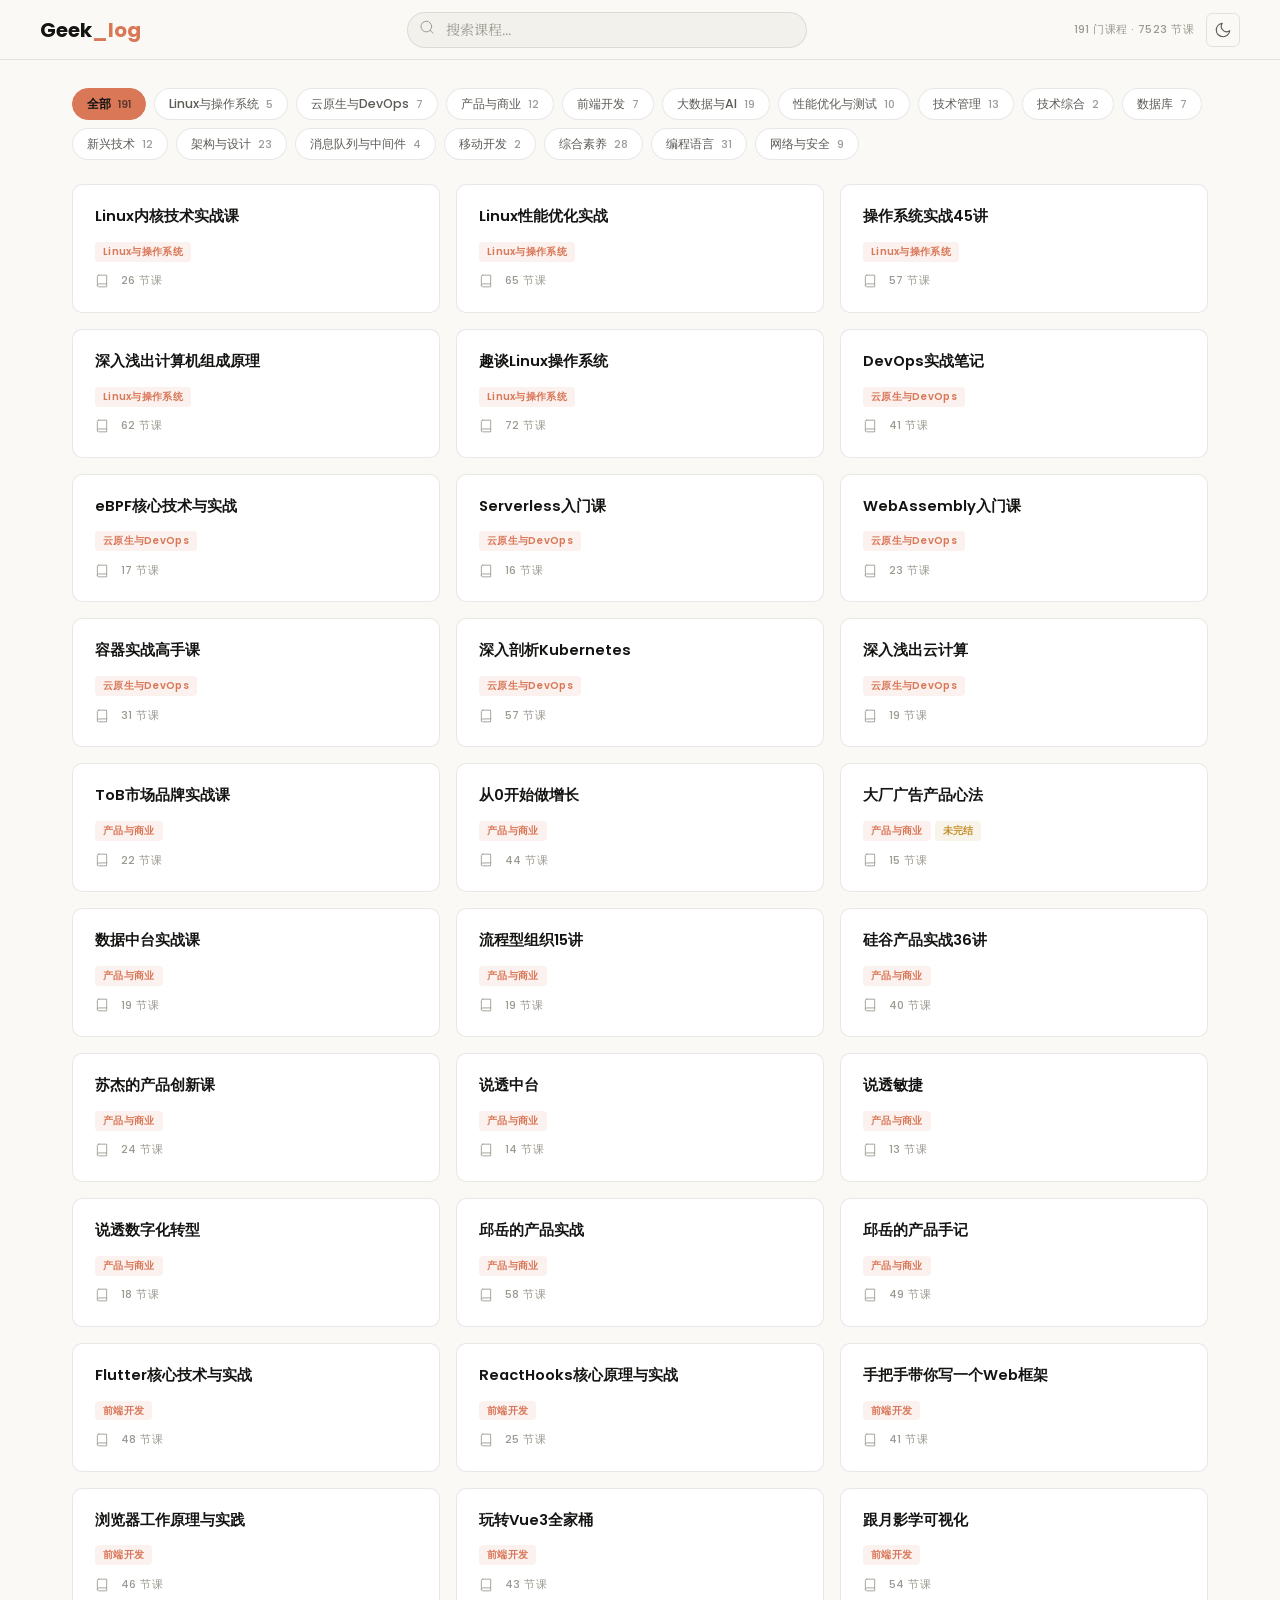
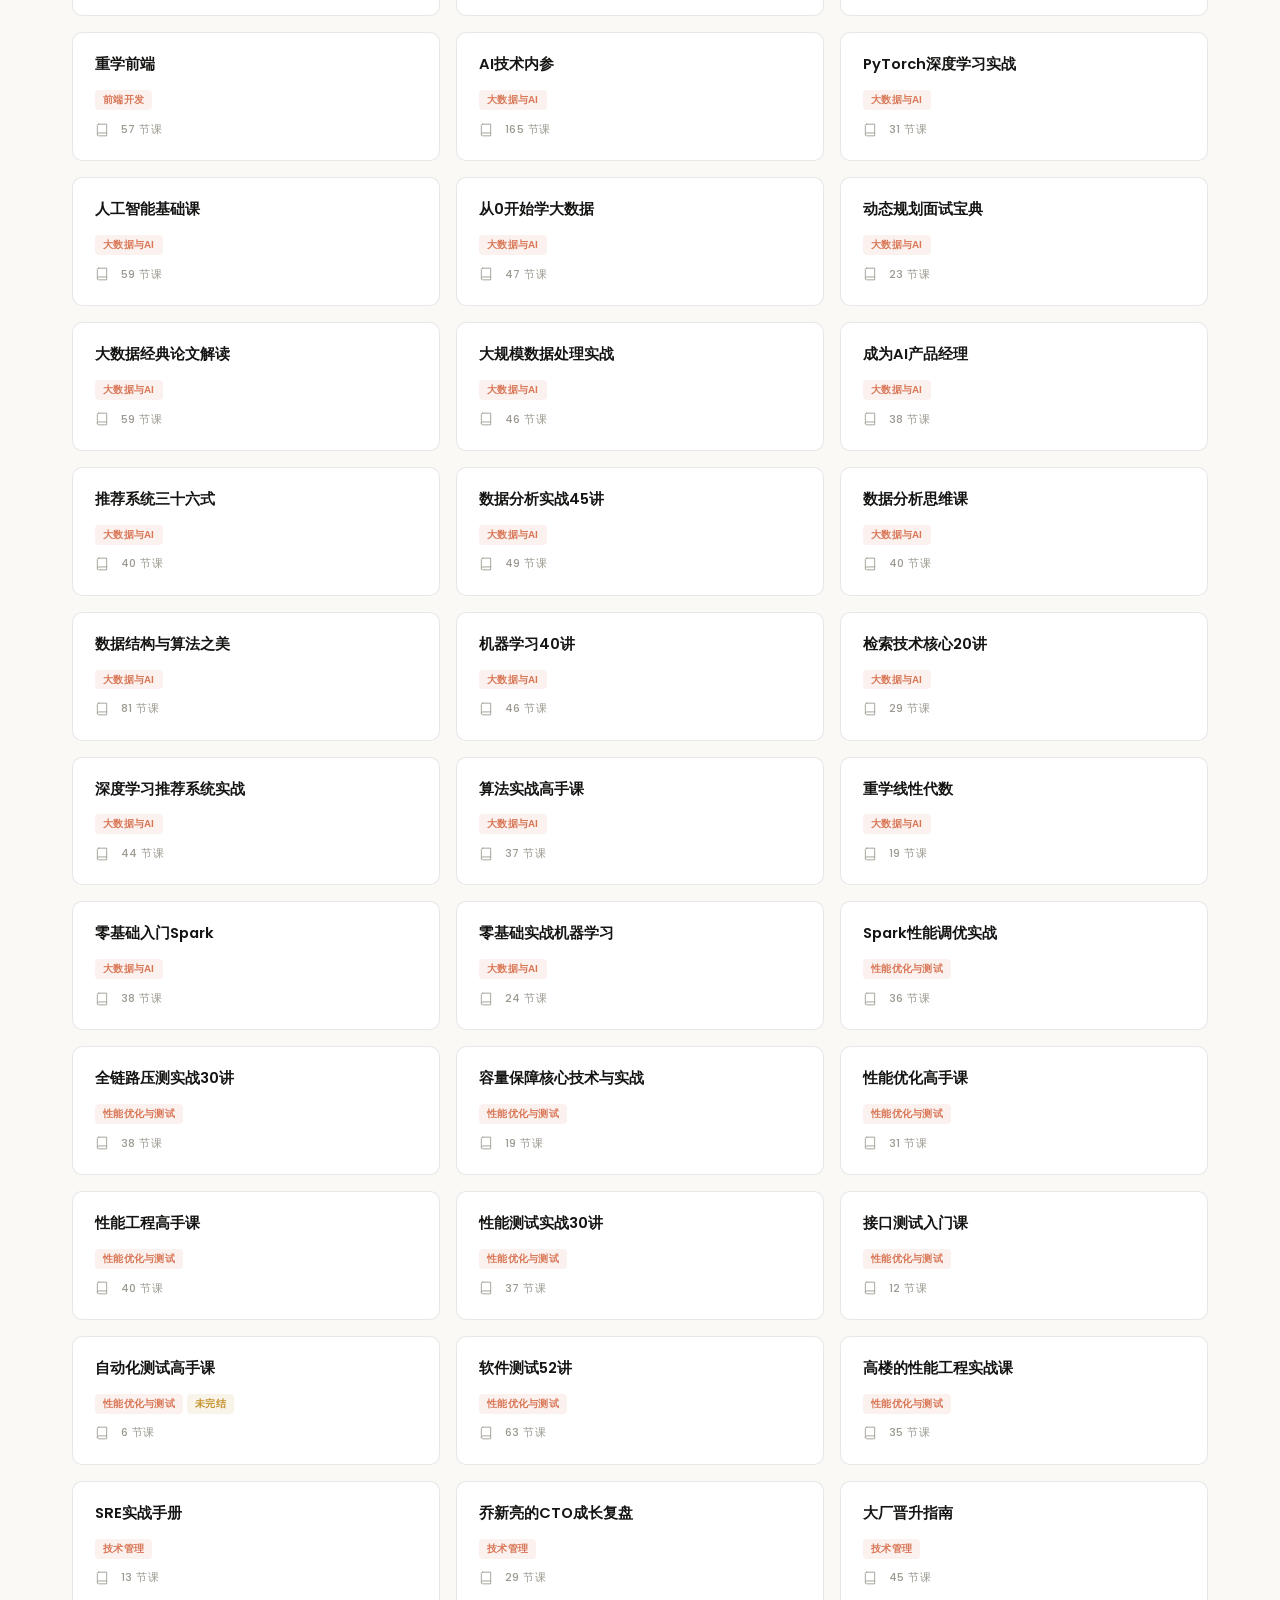
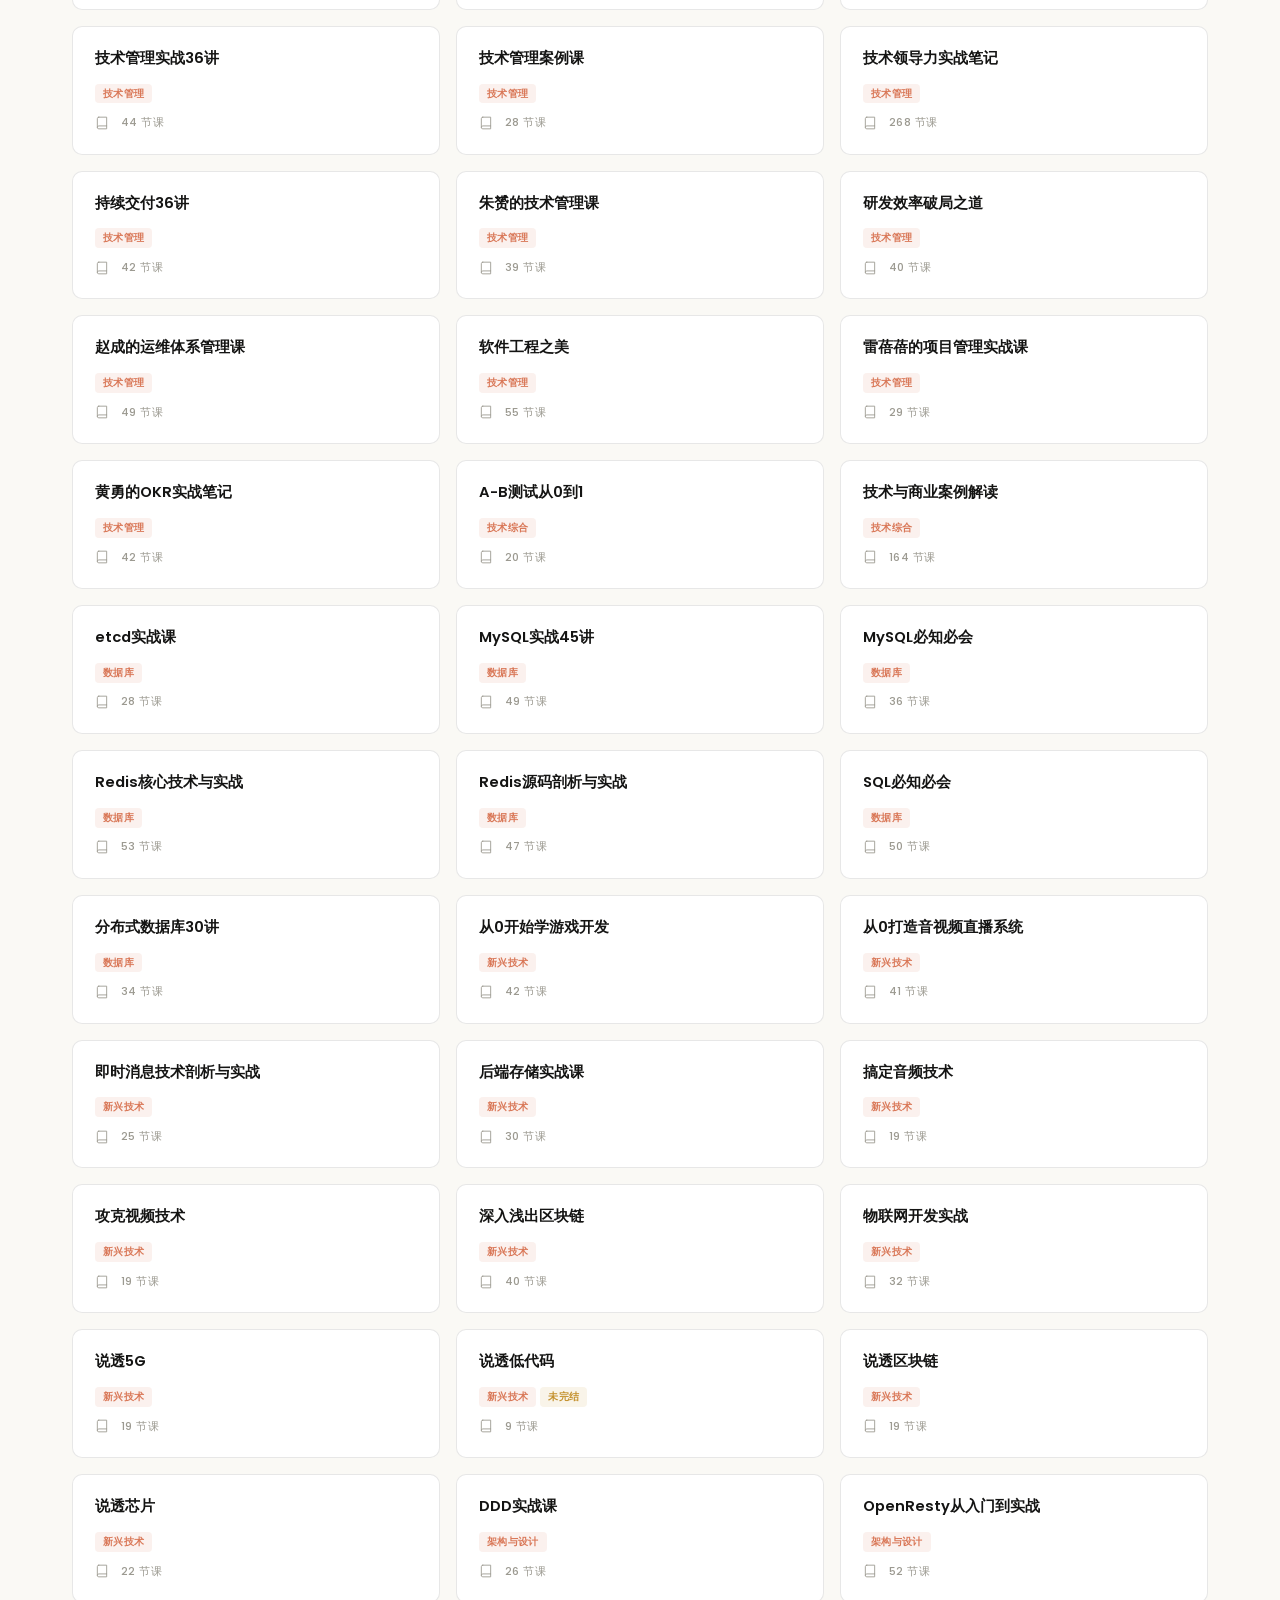
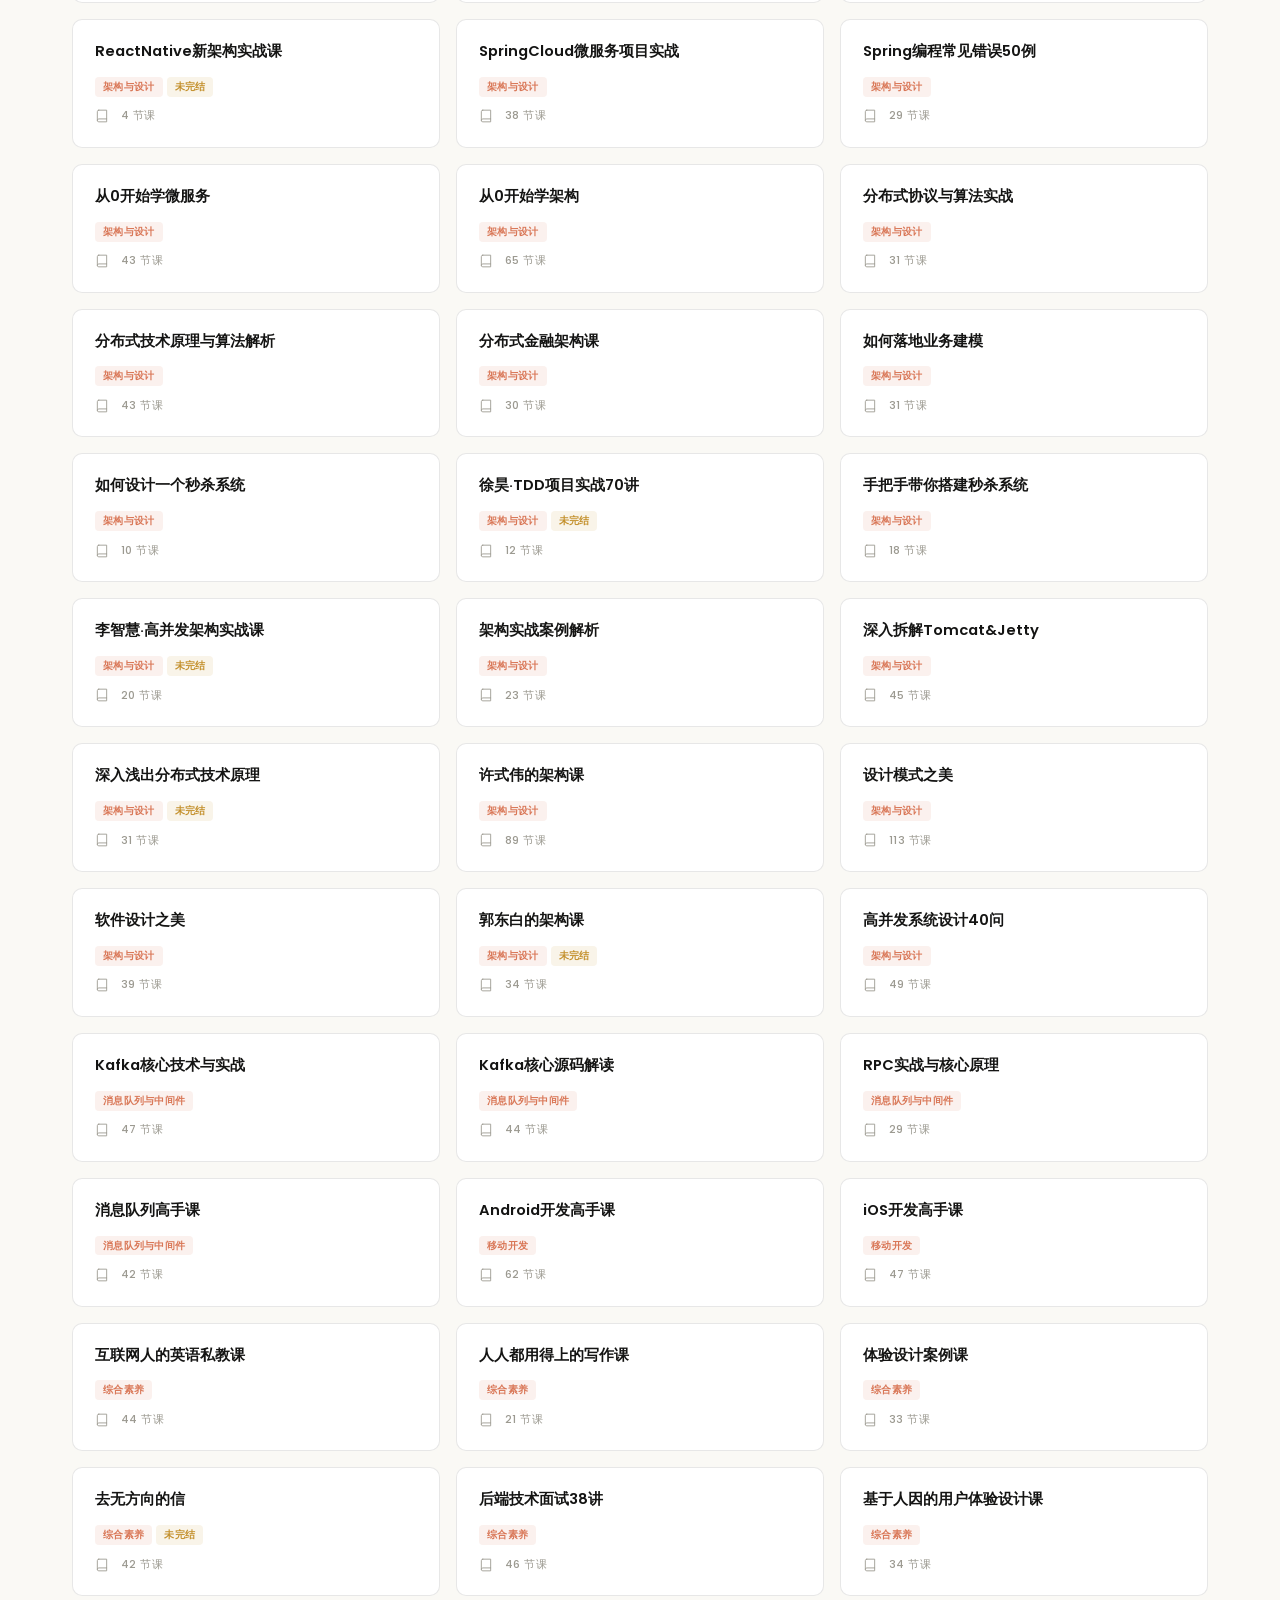
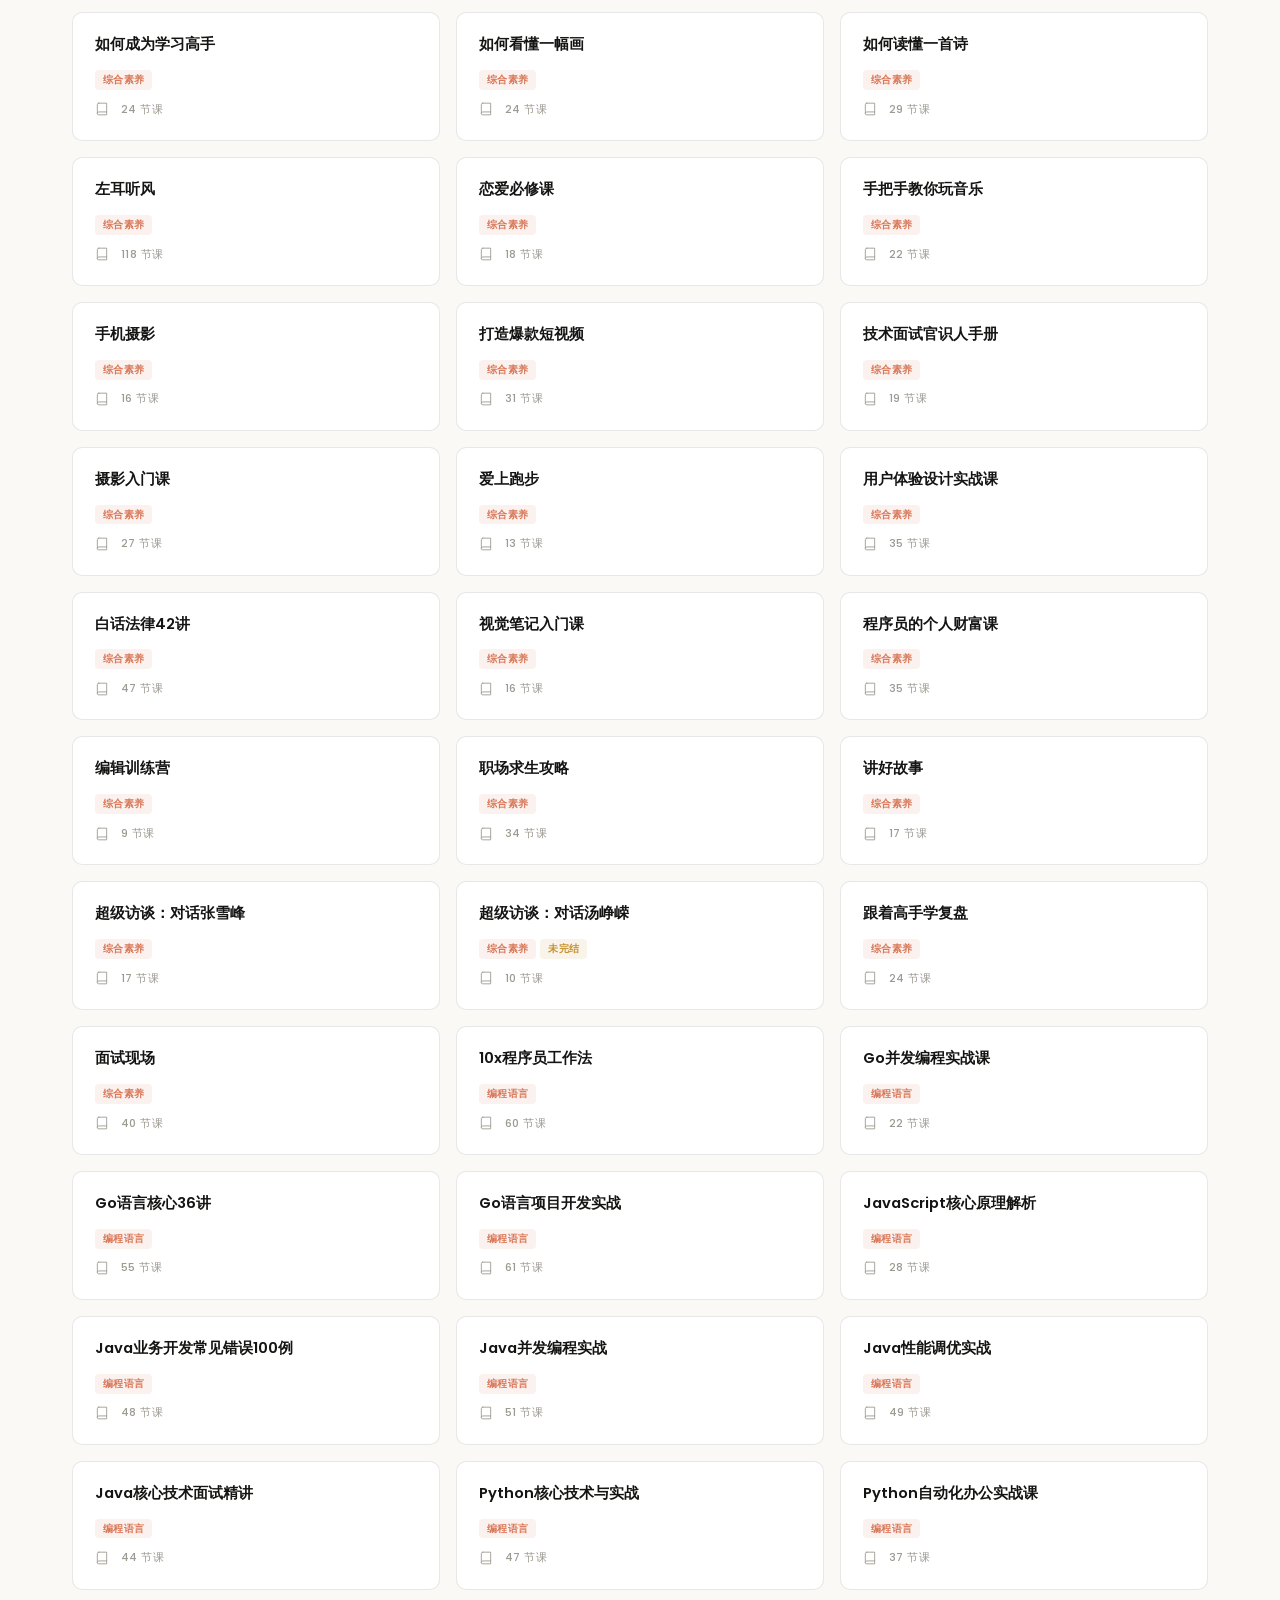
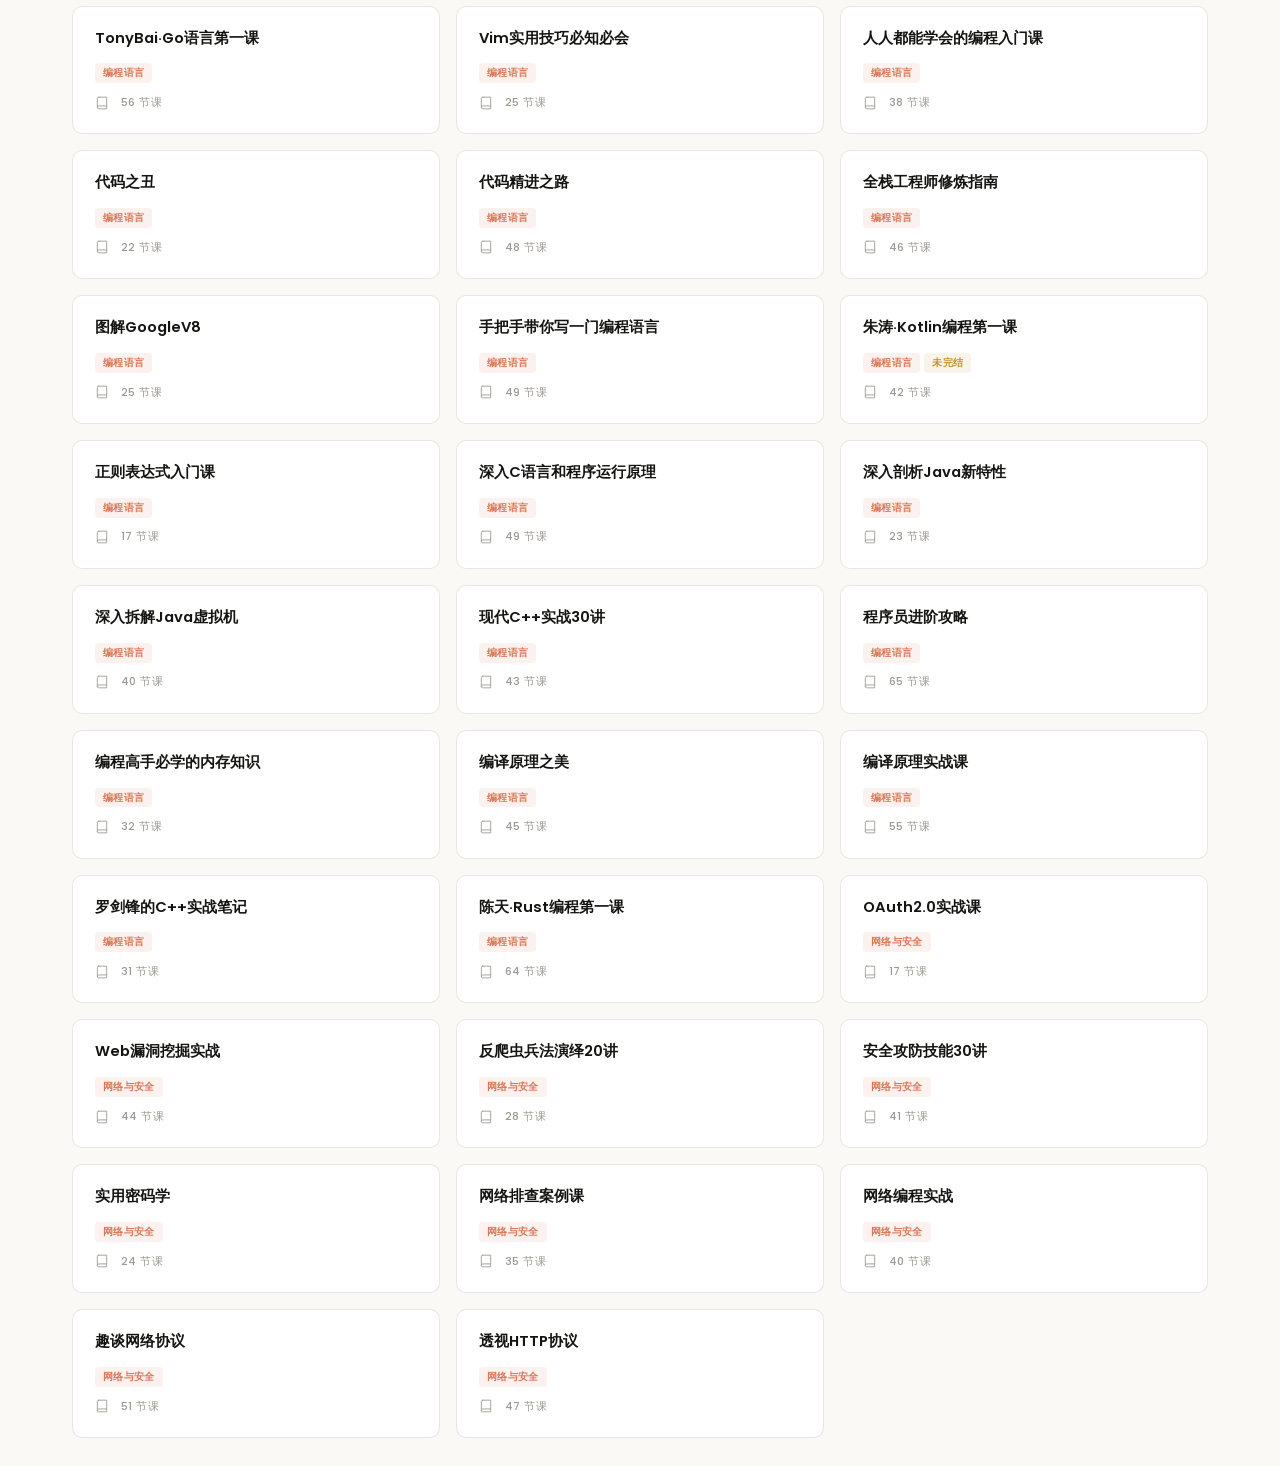
<file: index.html>
<!DOCTYPE html>
<html lang="zh-CN">
<head>
  <meta charset="UTF-8">
  <meta name="viewport" content="width=device-width, initial-scale=1.0">
  <title>Geek_log - 极客时间课程浏览</title>
  <link rel="stylesheet" href="css/style.css">
</head>
<body>
  <header class="header">
    <div class="header-inner">
      <div class="logo">Geek<span>_log</span></div>
      <div class="search-box">
        <span class="search-icon">
          <svg width="16" height="16" viewBox="0 0 24 24" fill="none" stroke="currentColor" stroke-width="1.5" stroke-linecap="round" stroke-linejoin="round"><circle cx="11" cy="11" r="8"/><line x1="21" y1="21" x2="16.65" y2="16.65"/></svg>
        </span>
        <input type="text" placeholder="搜索课程..." aria-label="搜索课程">
      </div>
      <div class="header-actions">
        <span class="stats"></span>
        <button class="theme-toggle" aria-label="切换主题"></button>
      </div>
    </div>
  </header>

  <main class="main">
    <div class="category-tabs"></div>
    <div class="course-grid">
      <div class="loading">加载课程数据中...</div>
    </div>
  </main>

  <script src="js/app.js"></script>
  <script>App.init();</script>
</body>
</html>
</file>
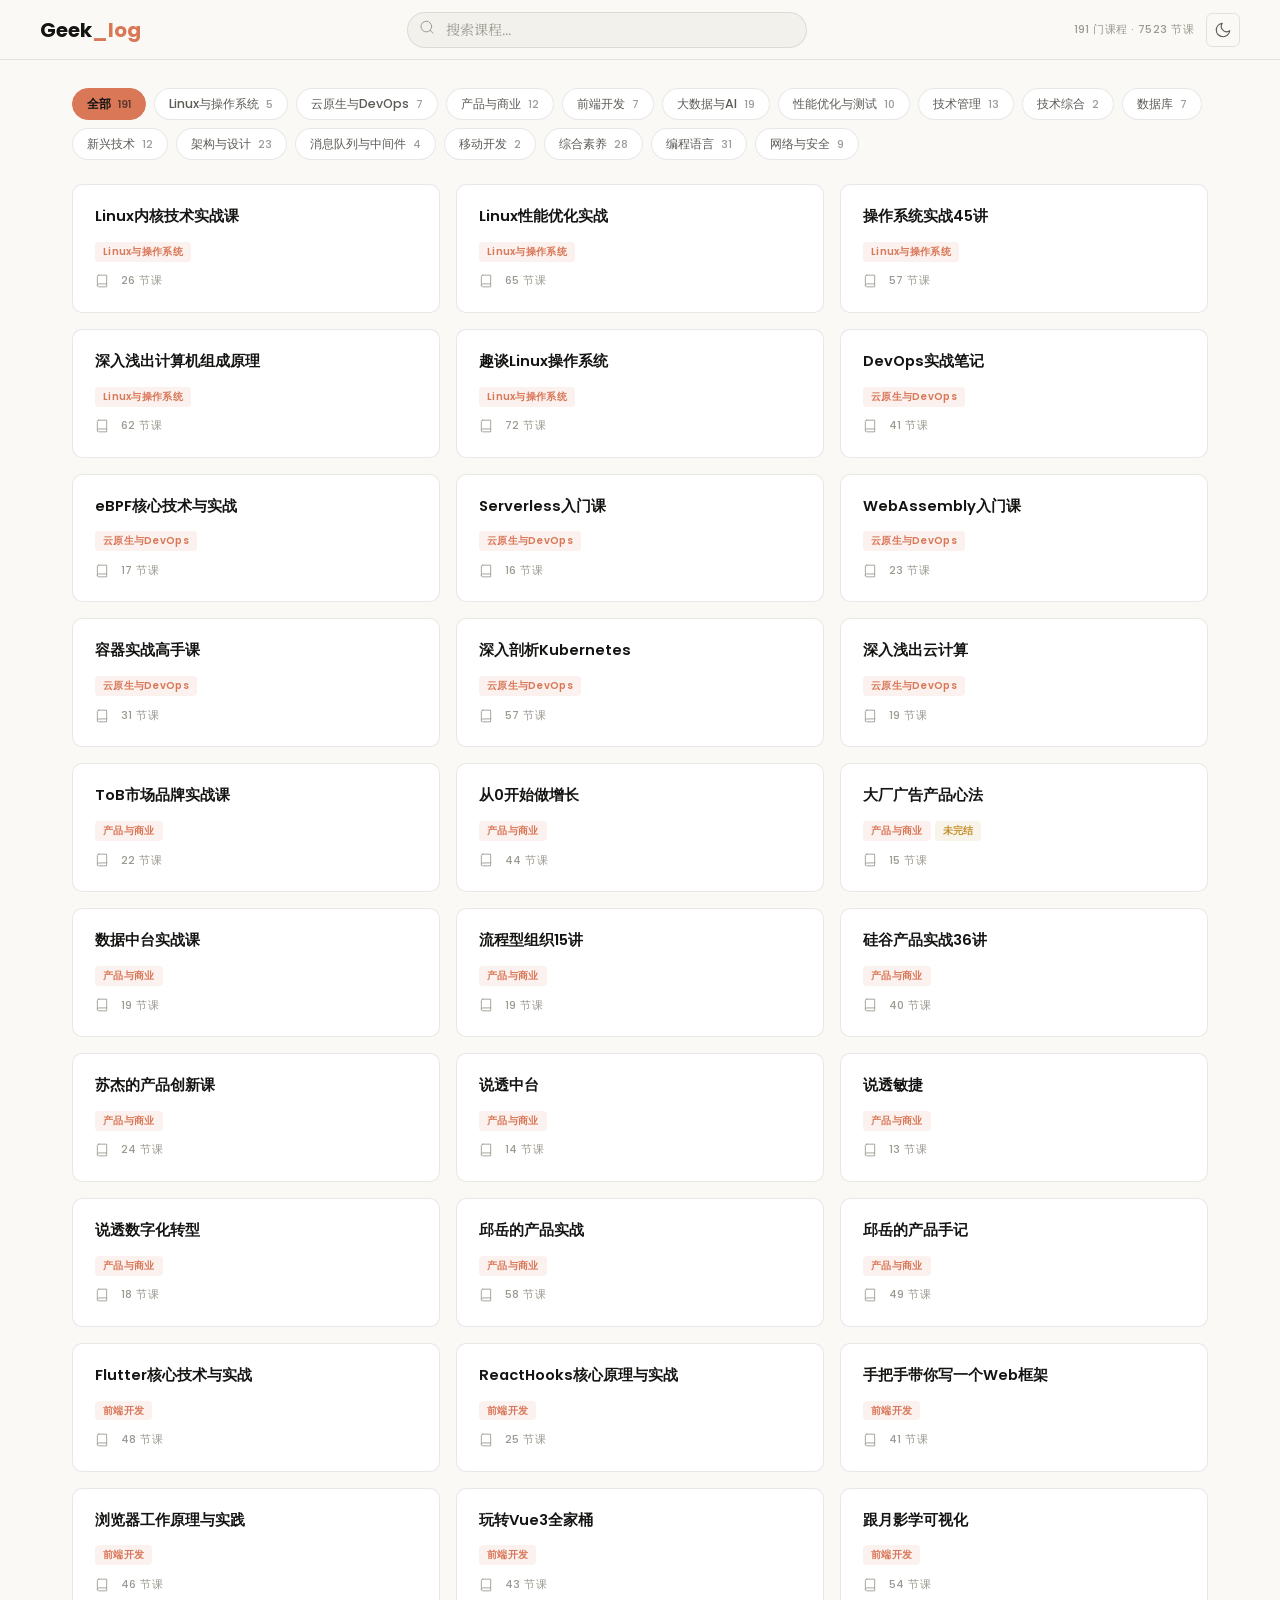
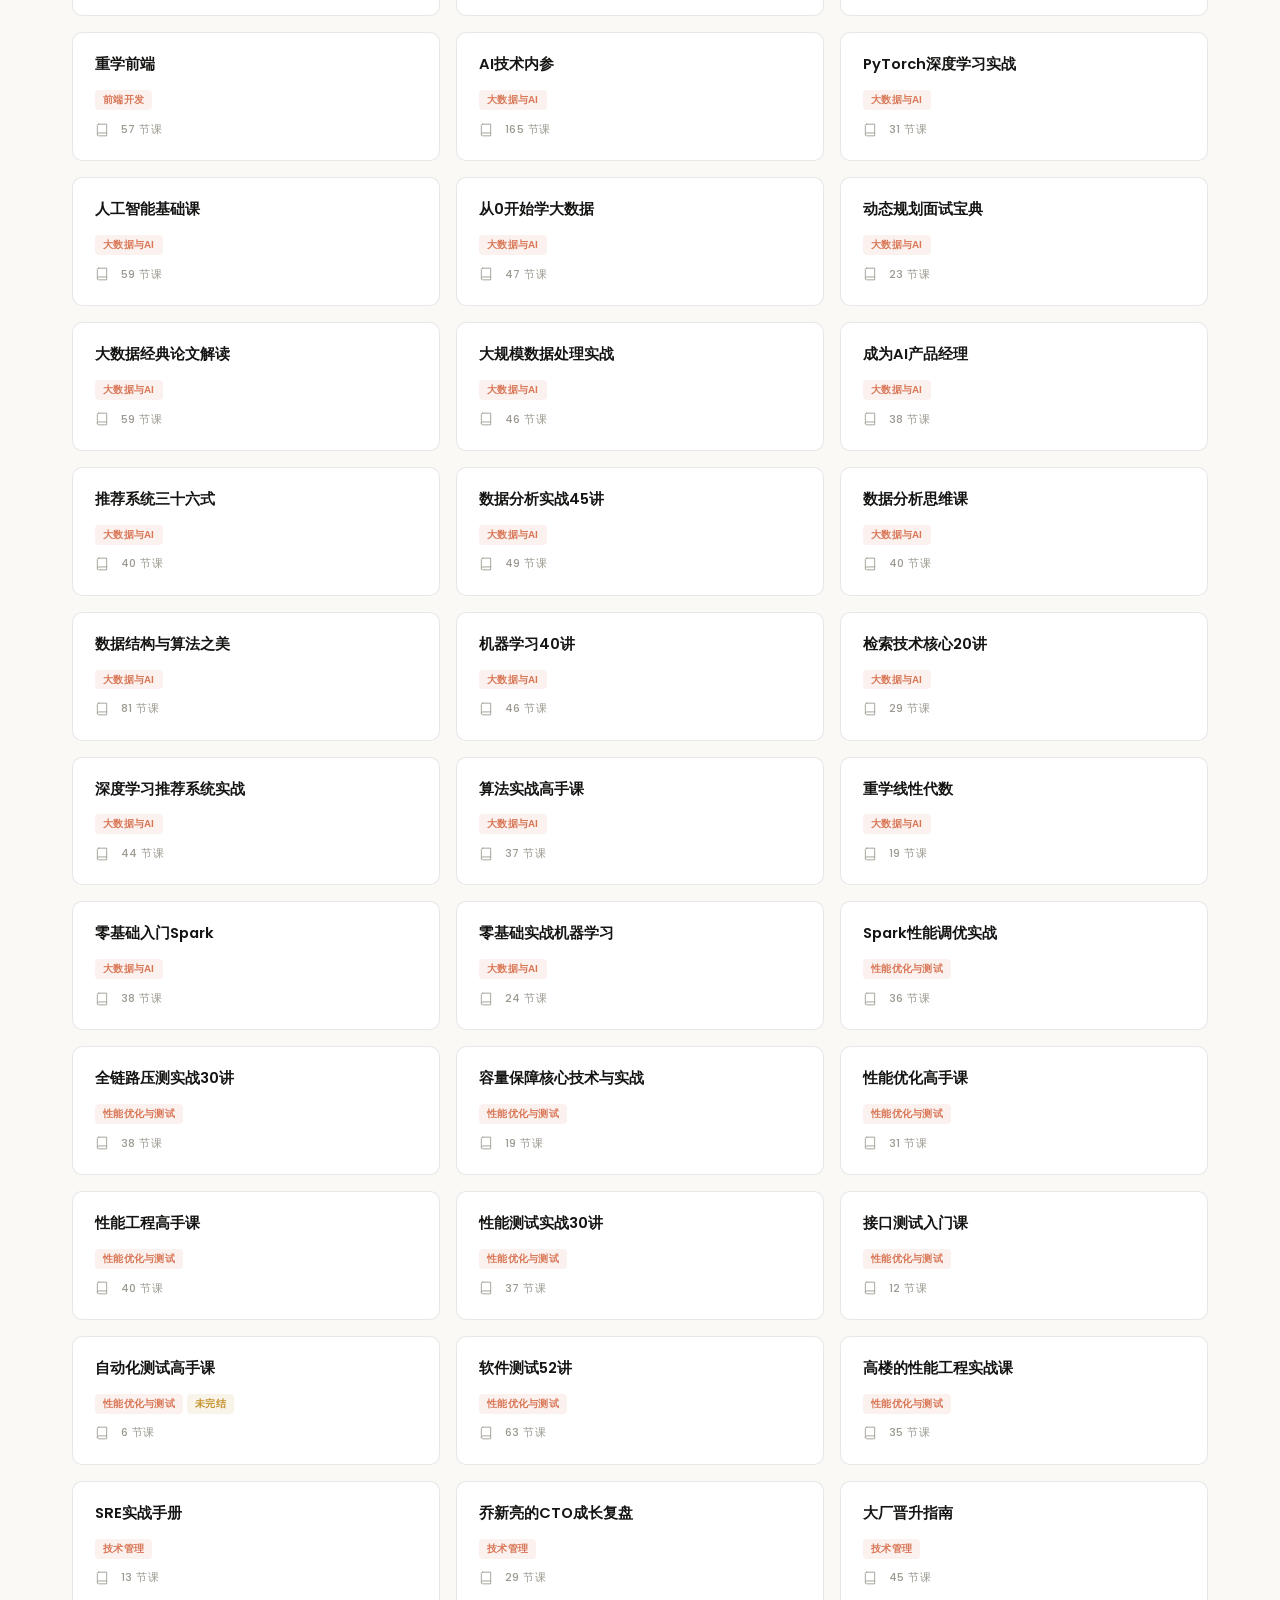
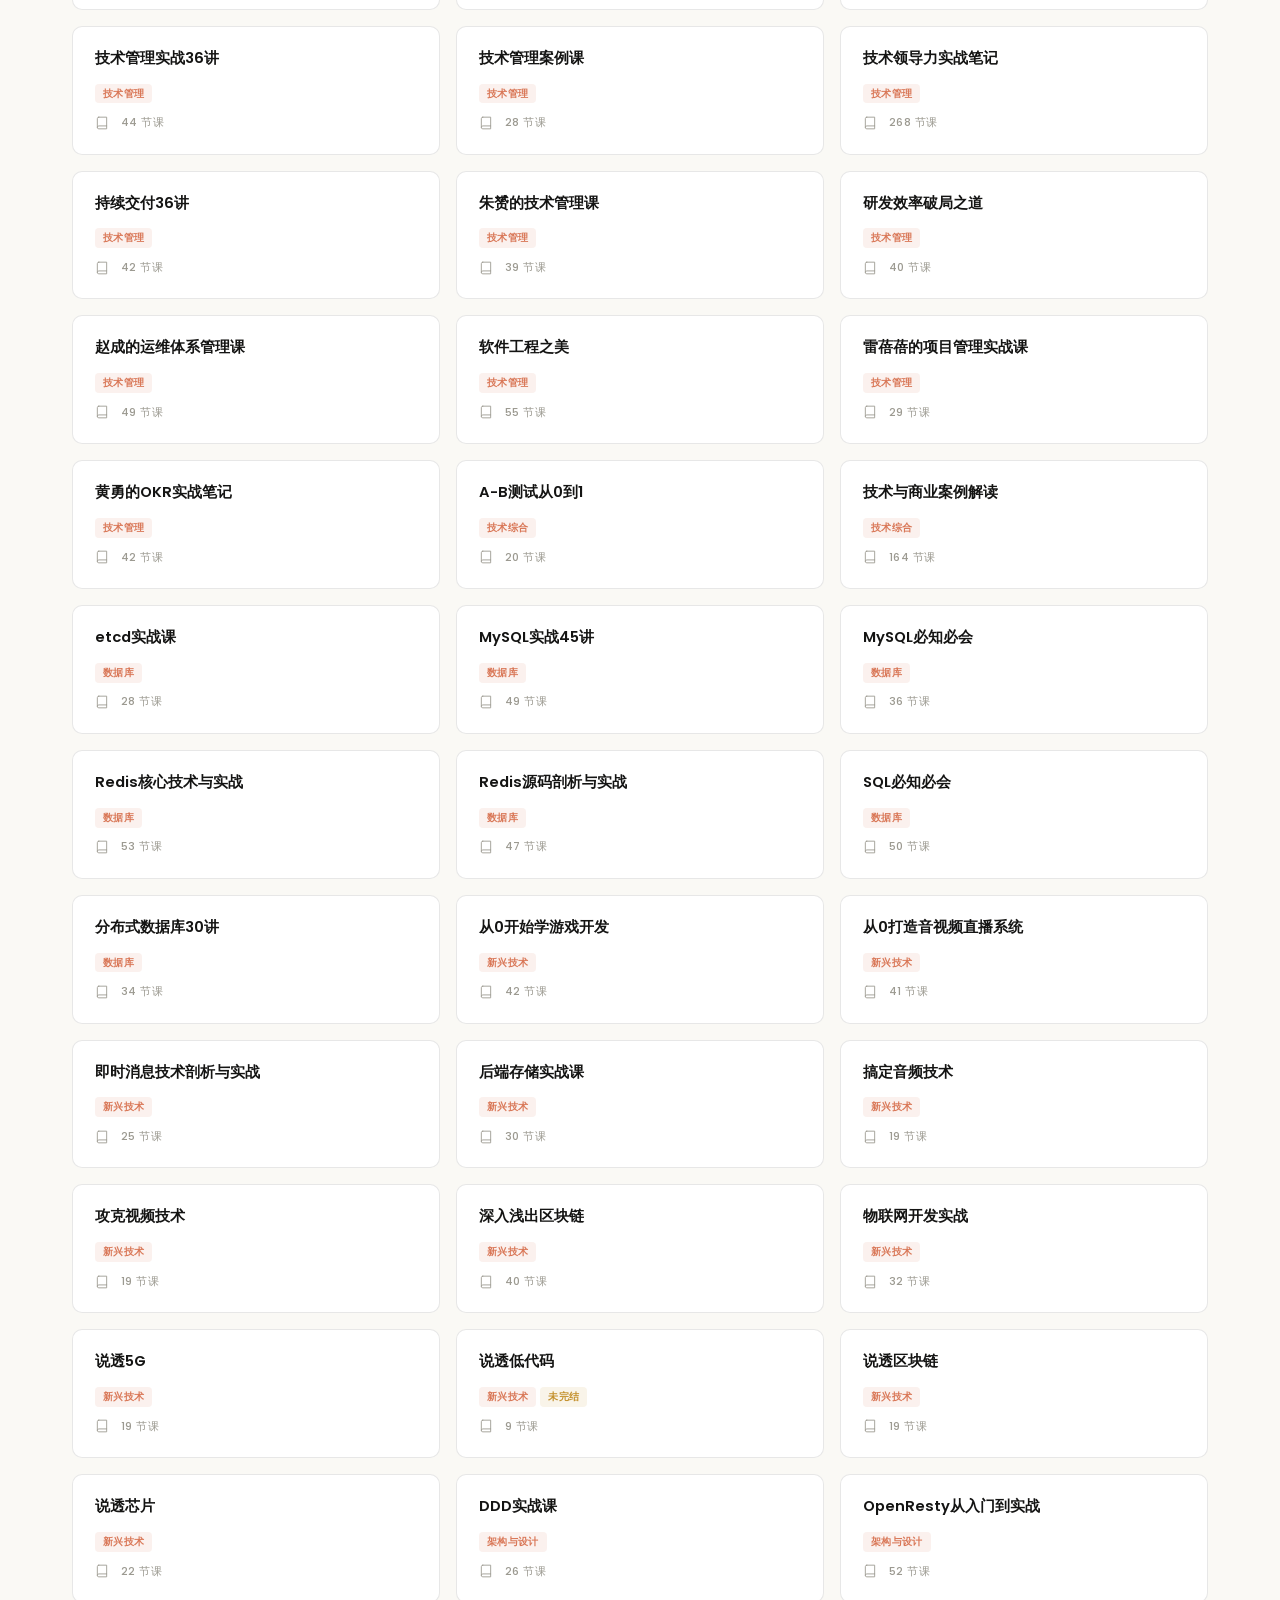
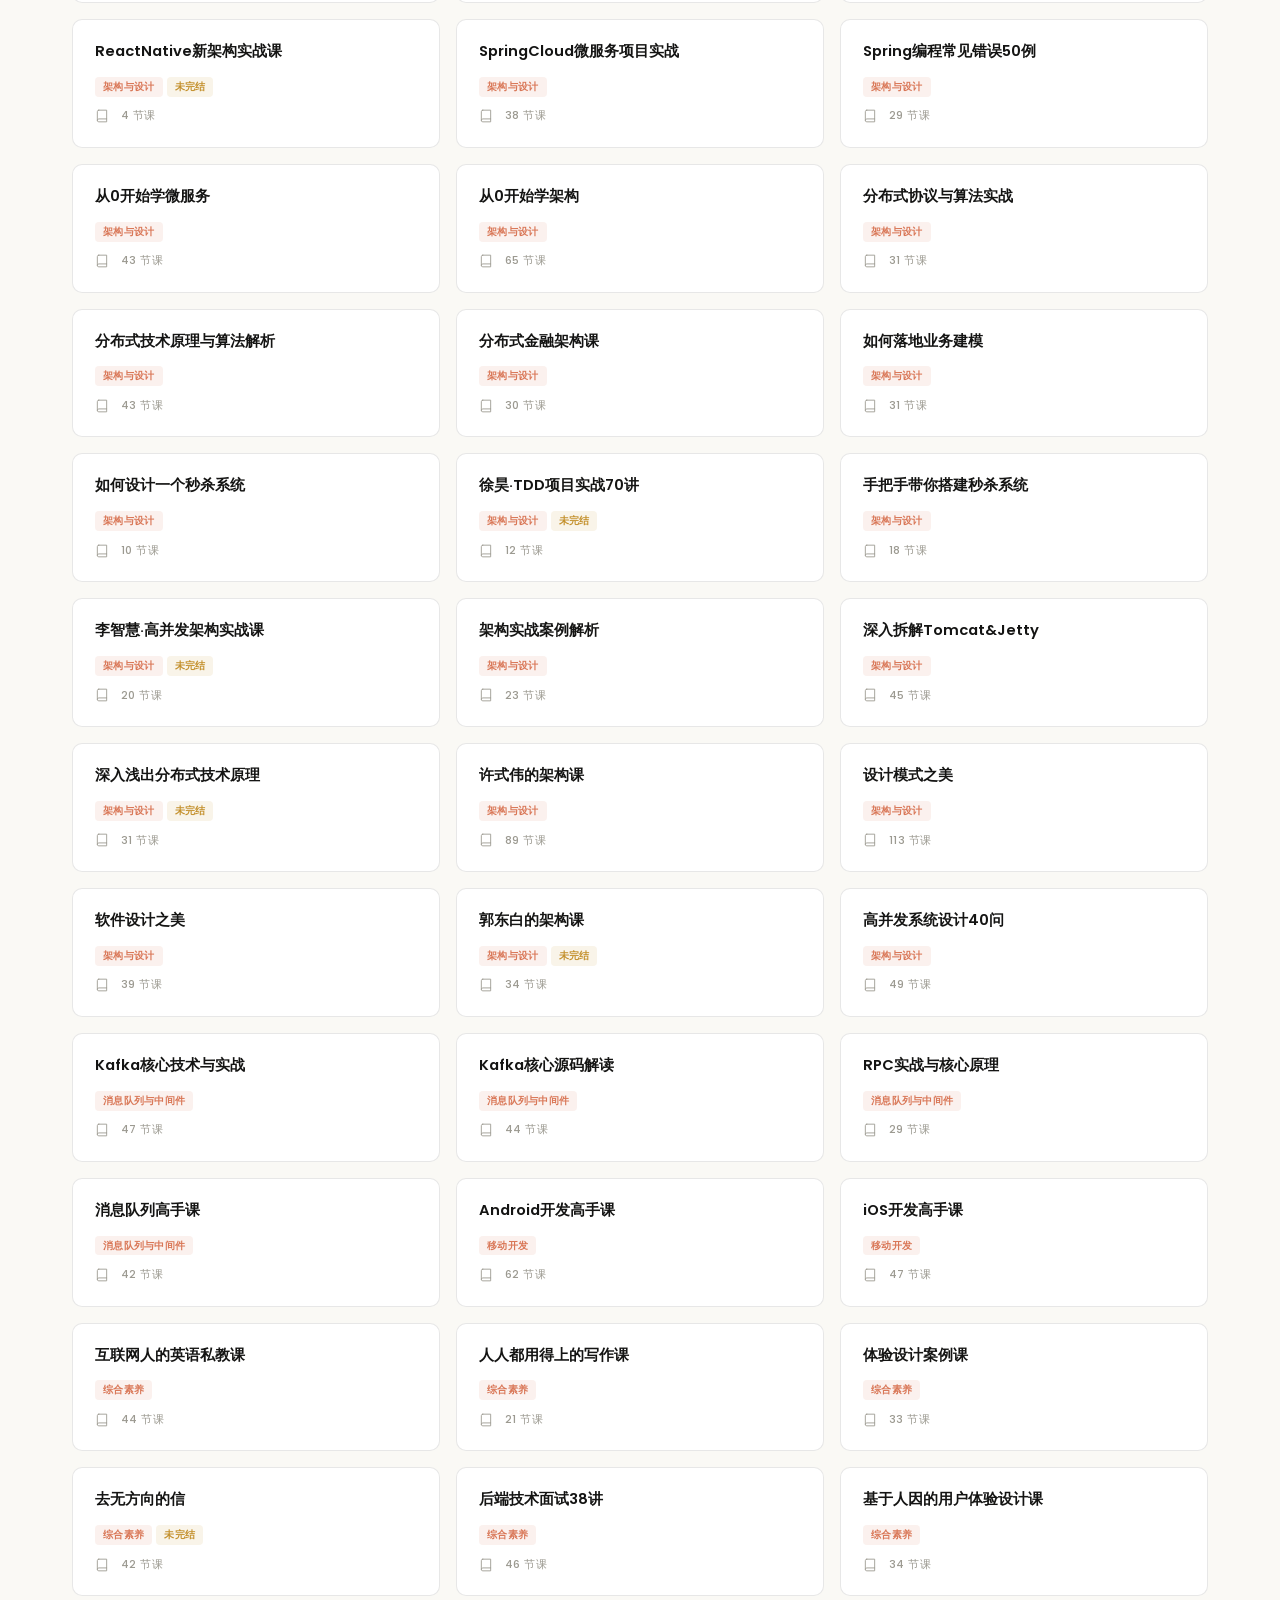
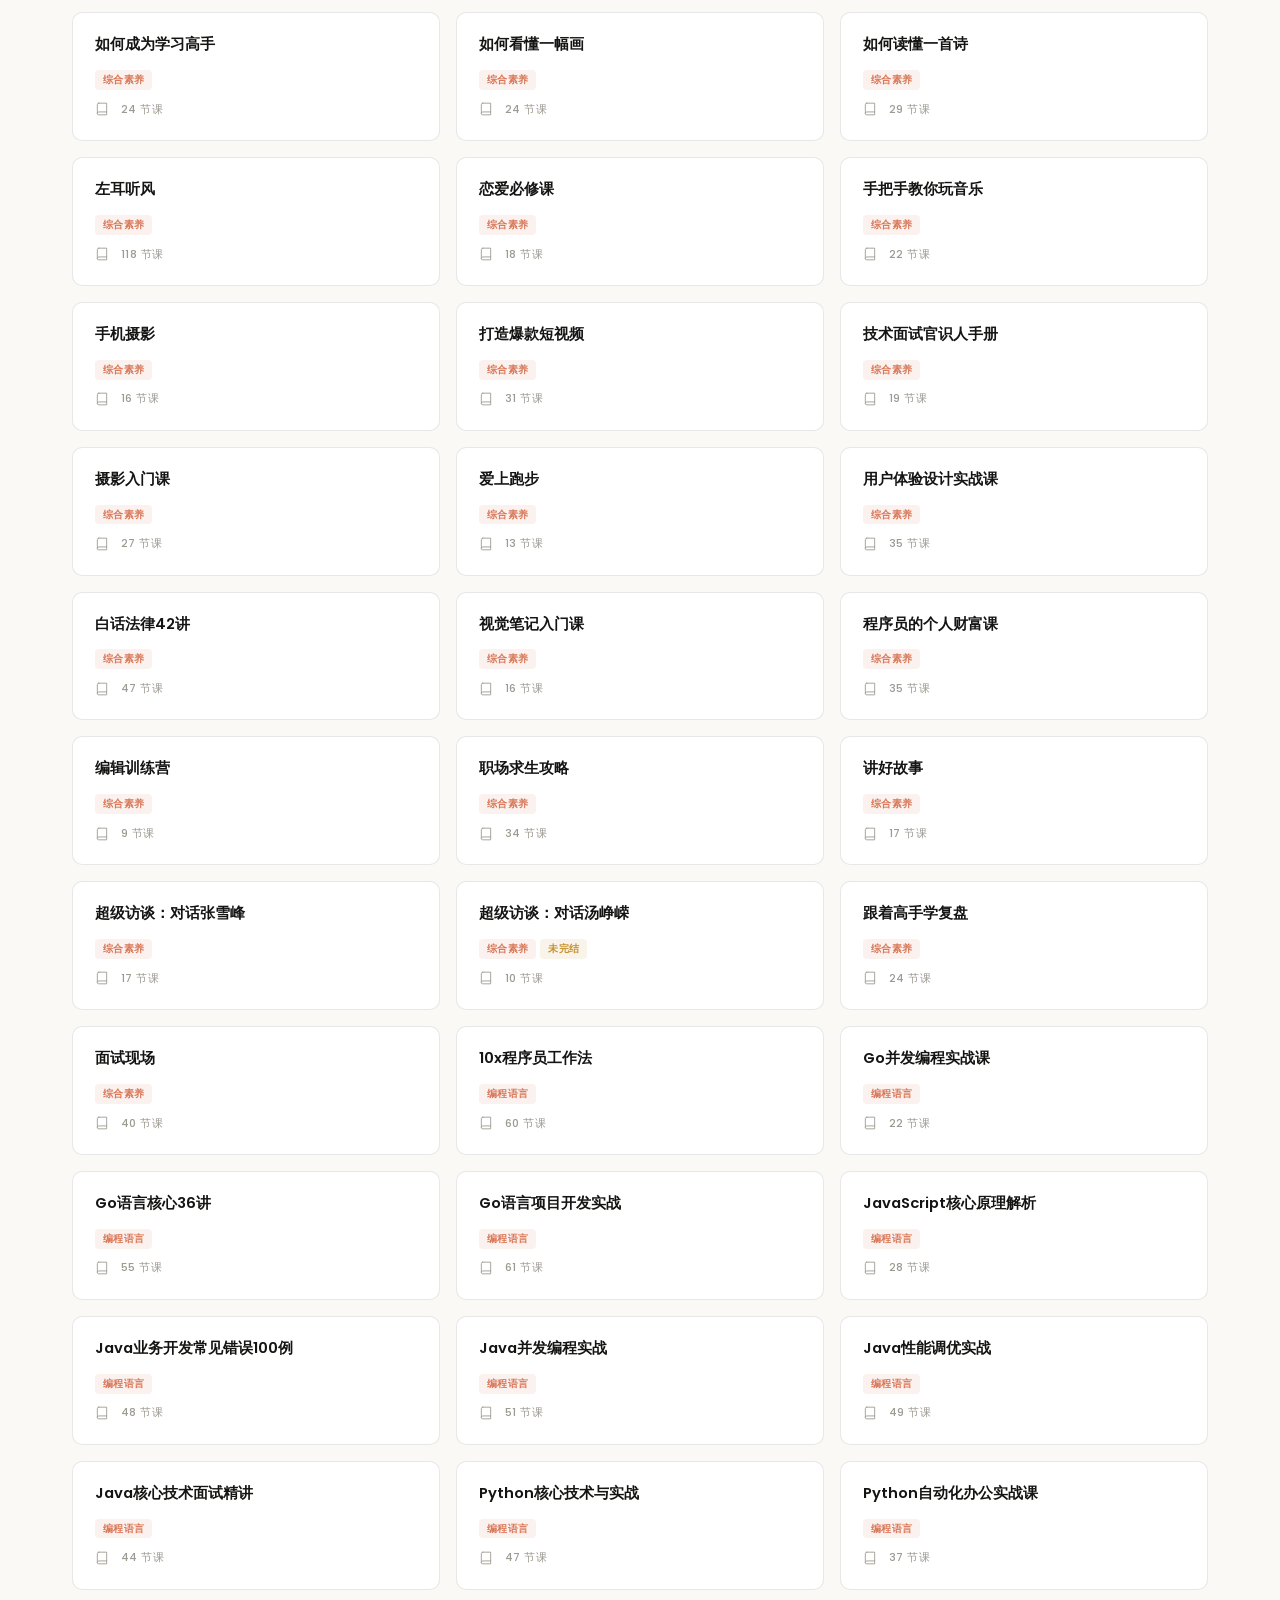
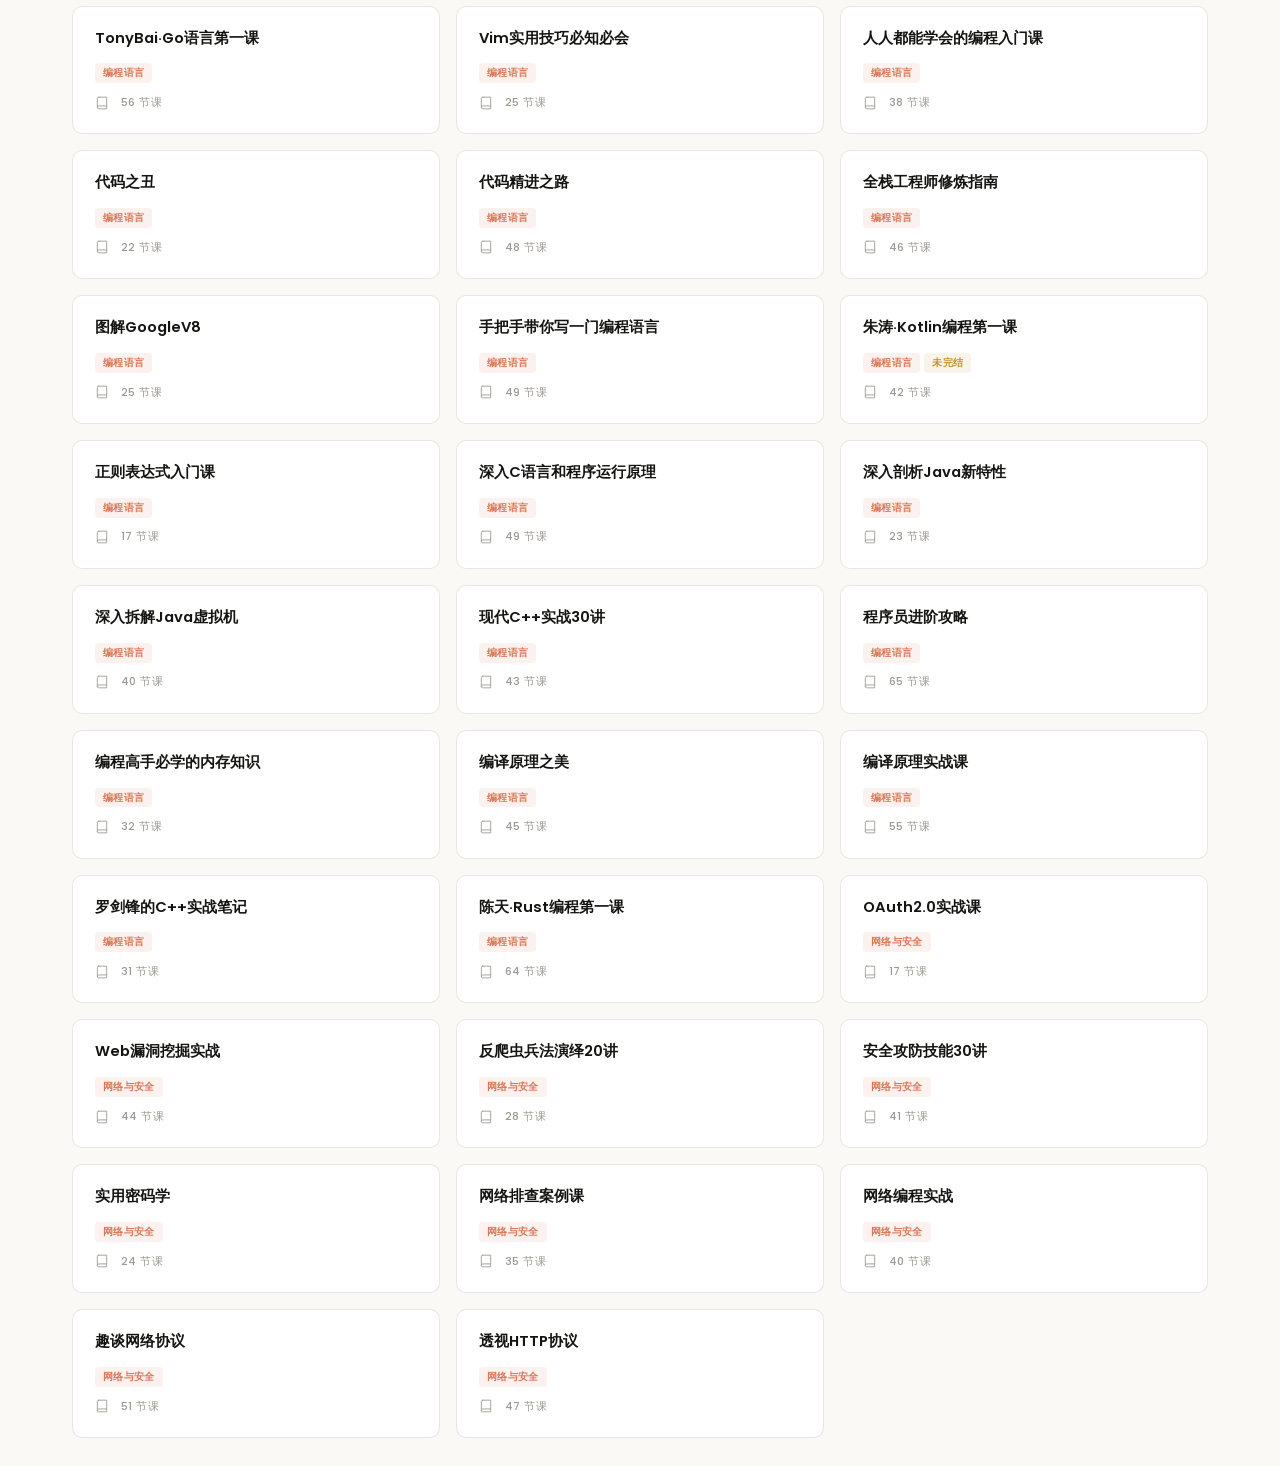
<file: course.html>
<!DOCTYPE html>
<html lang="zh-CN">
<head>
  <meta charset="UTF-8">
  <meta name="viewport" content="width=device-width, initial-scale=1.0">
  <title>课程详情 - Geek_log</title>
  <link rel="stylesheet" href="css/style.css">
</head>
<body>
  <header class="header">
    <div class="header-inner">
      <div class="logo"><a href="index.html">Geek<span>_log</span></a></div>
      <div class="header-actions">
        <button class="theme-toggle" aria-label="切换主题"></button>
      </div>
    </div>
  </header>

  <div class="breadcrumb"></div>

  <main class="main">
    <div class="course-header">
      <div class="loading">加载中...</div>
    </div>
    <ul class="lesson-list"></ul>
  </main>

  <script src="js/app.js"></script>
  <script>CoursePage.init();</script>
</body>
</html>
</file>
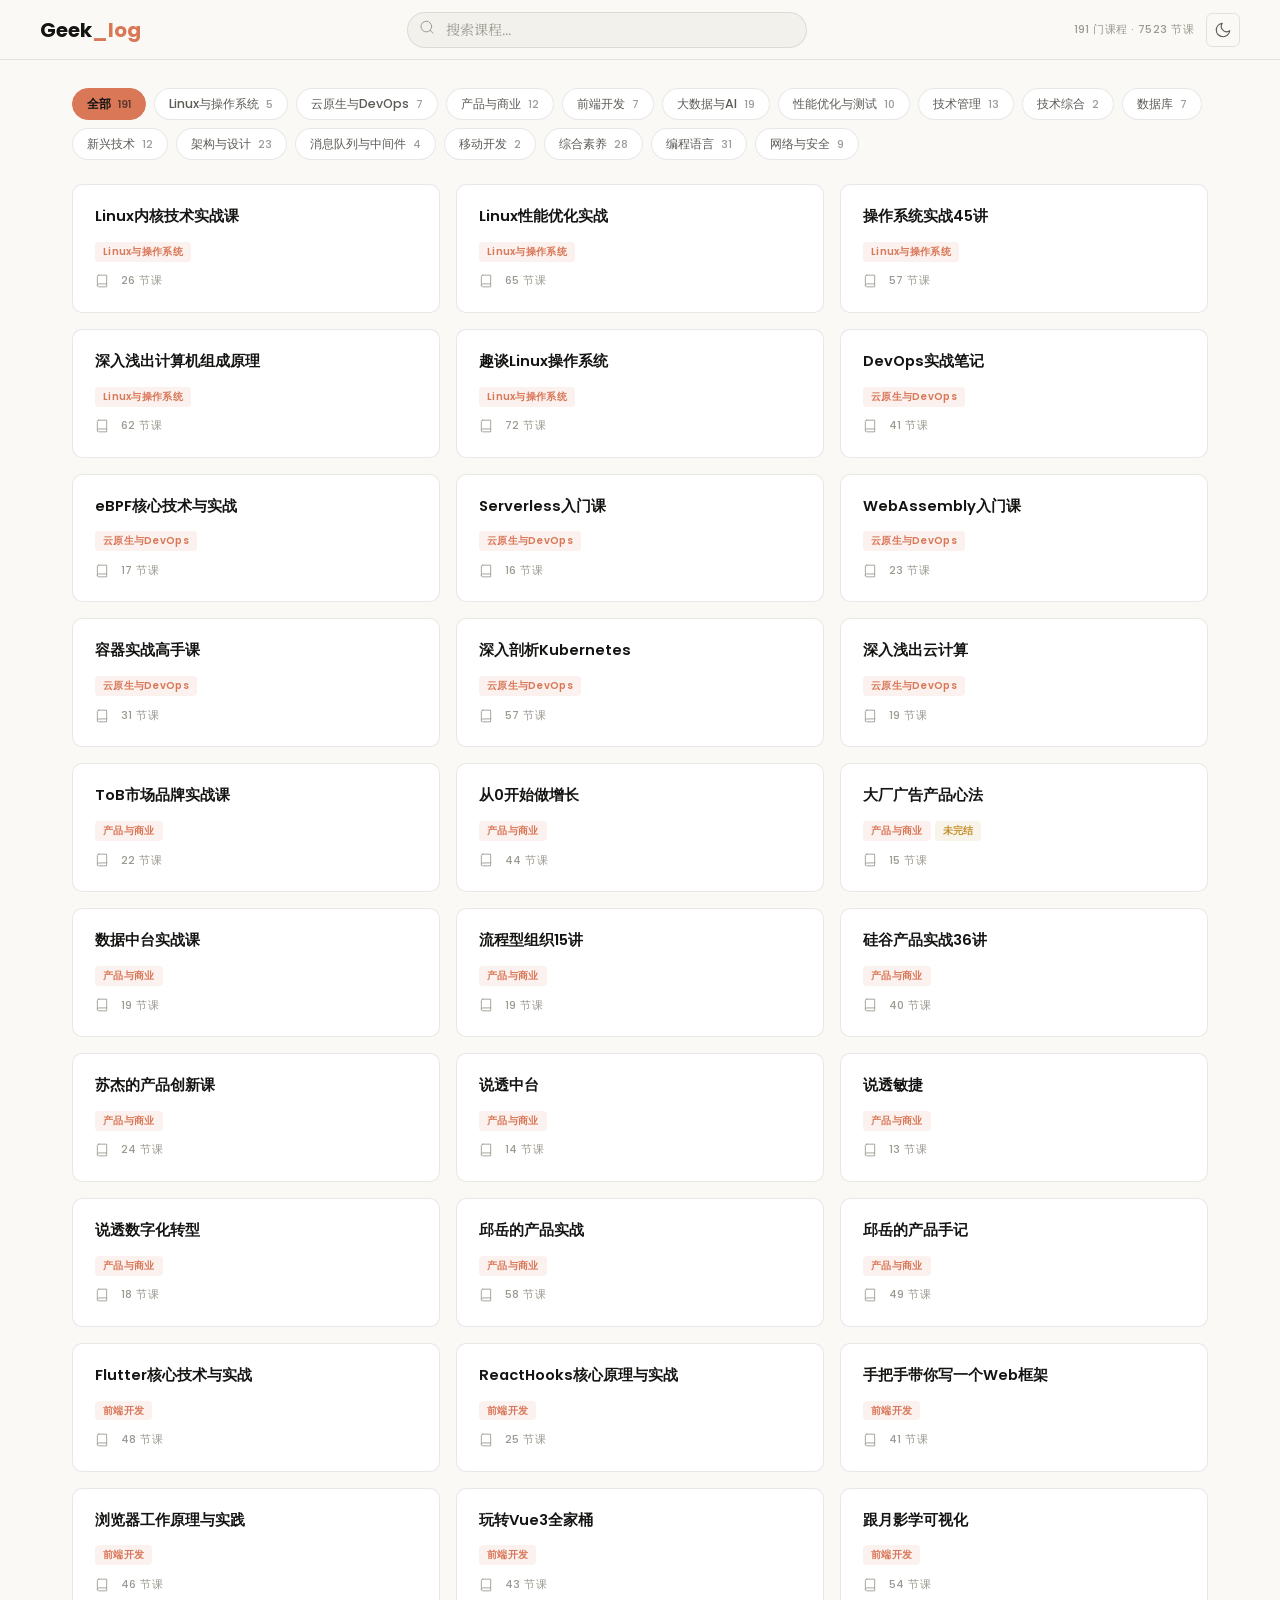
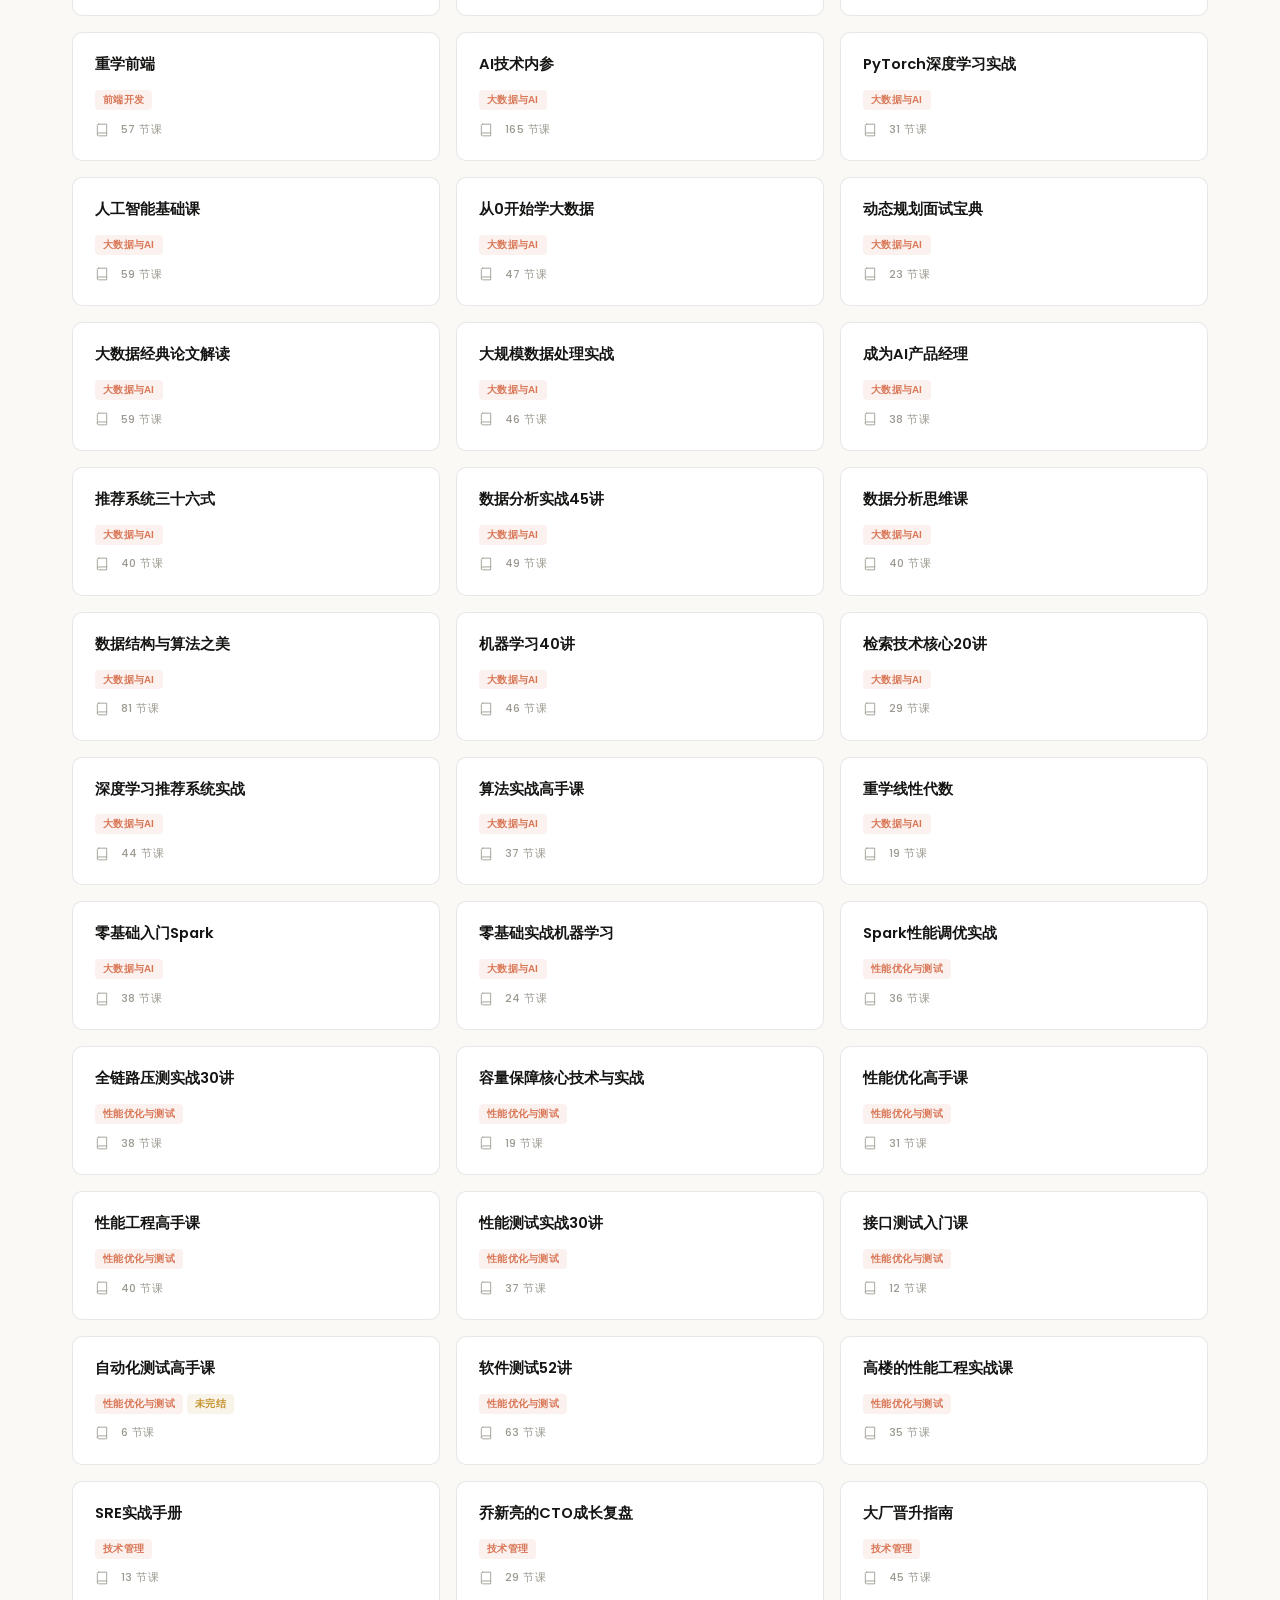
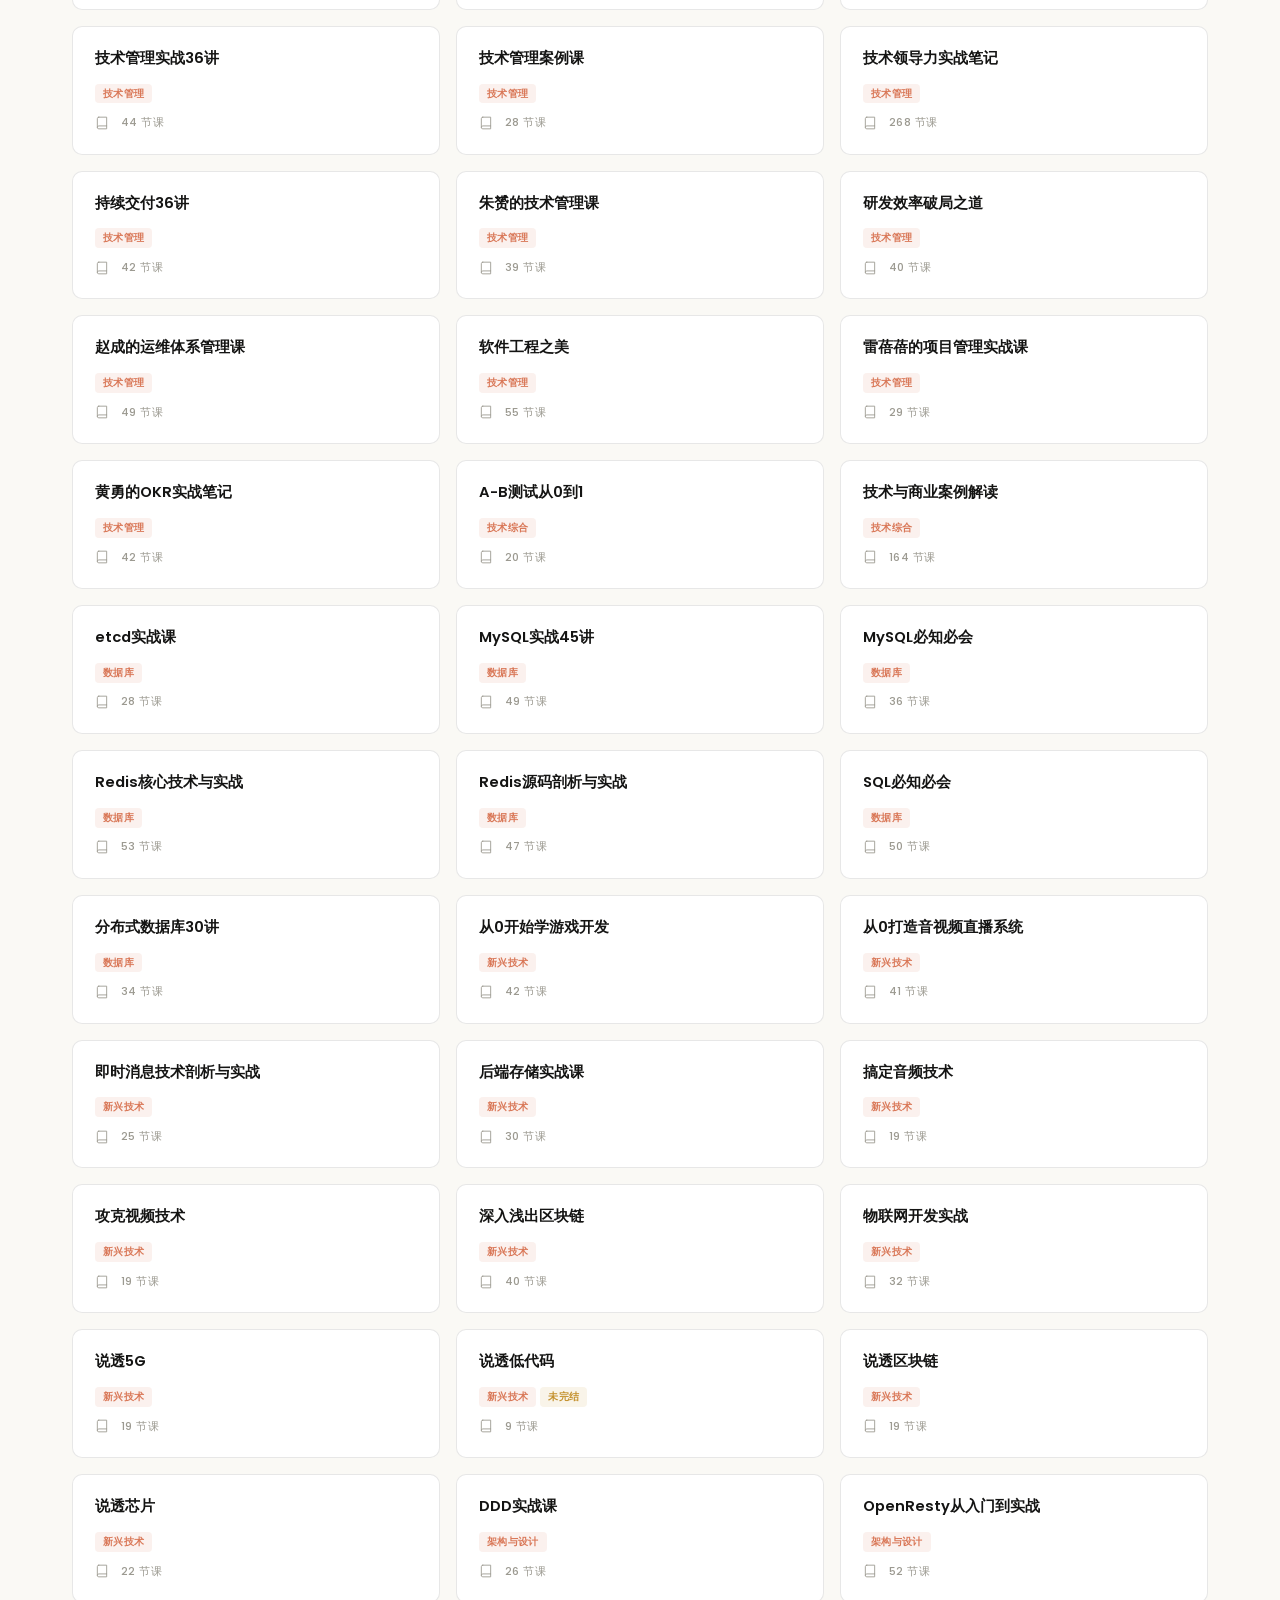
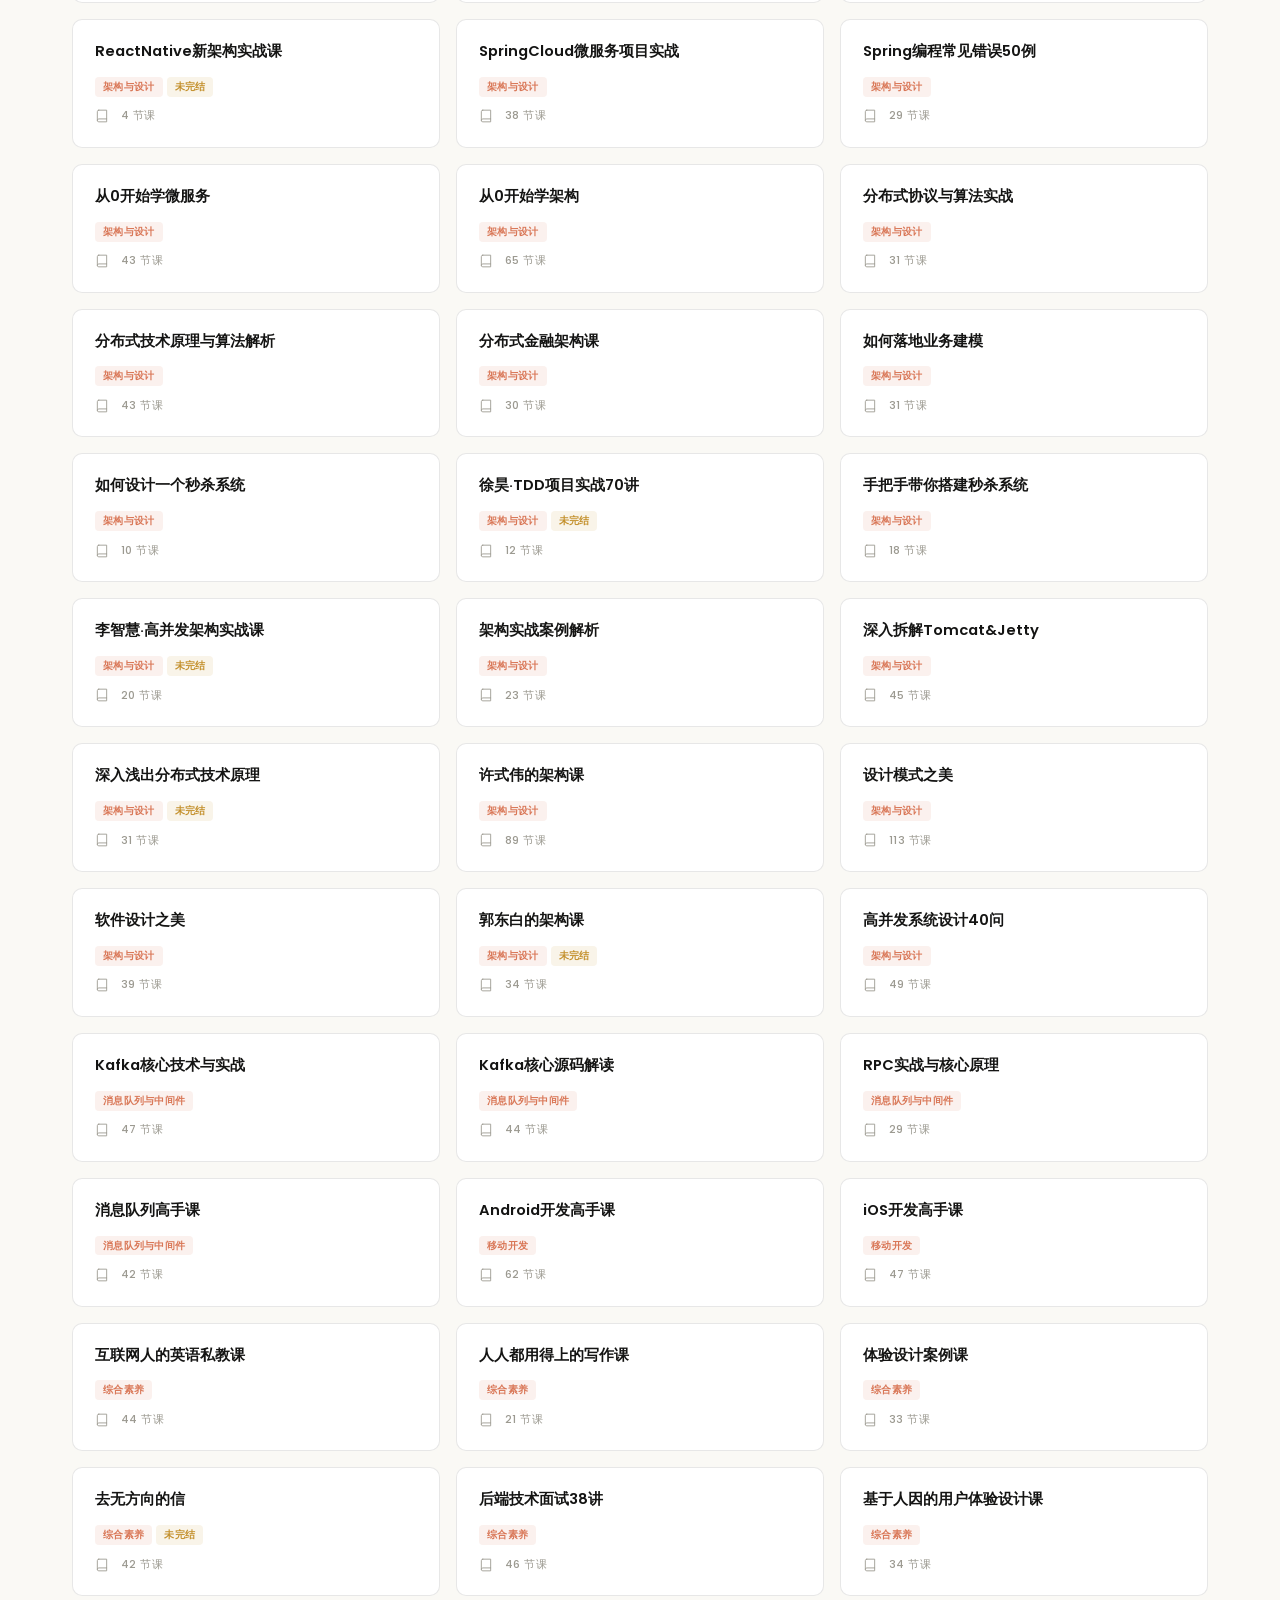
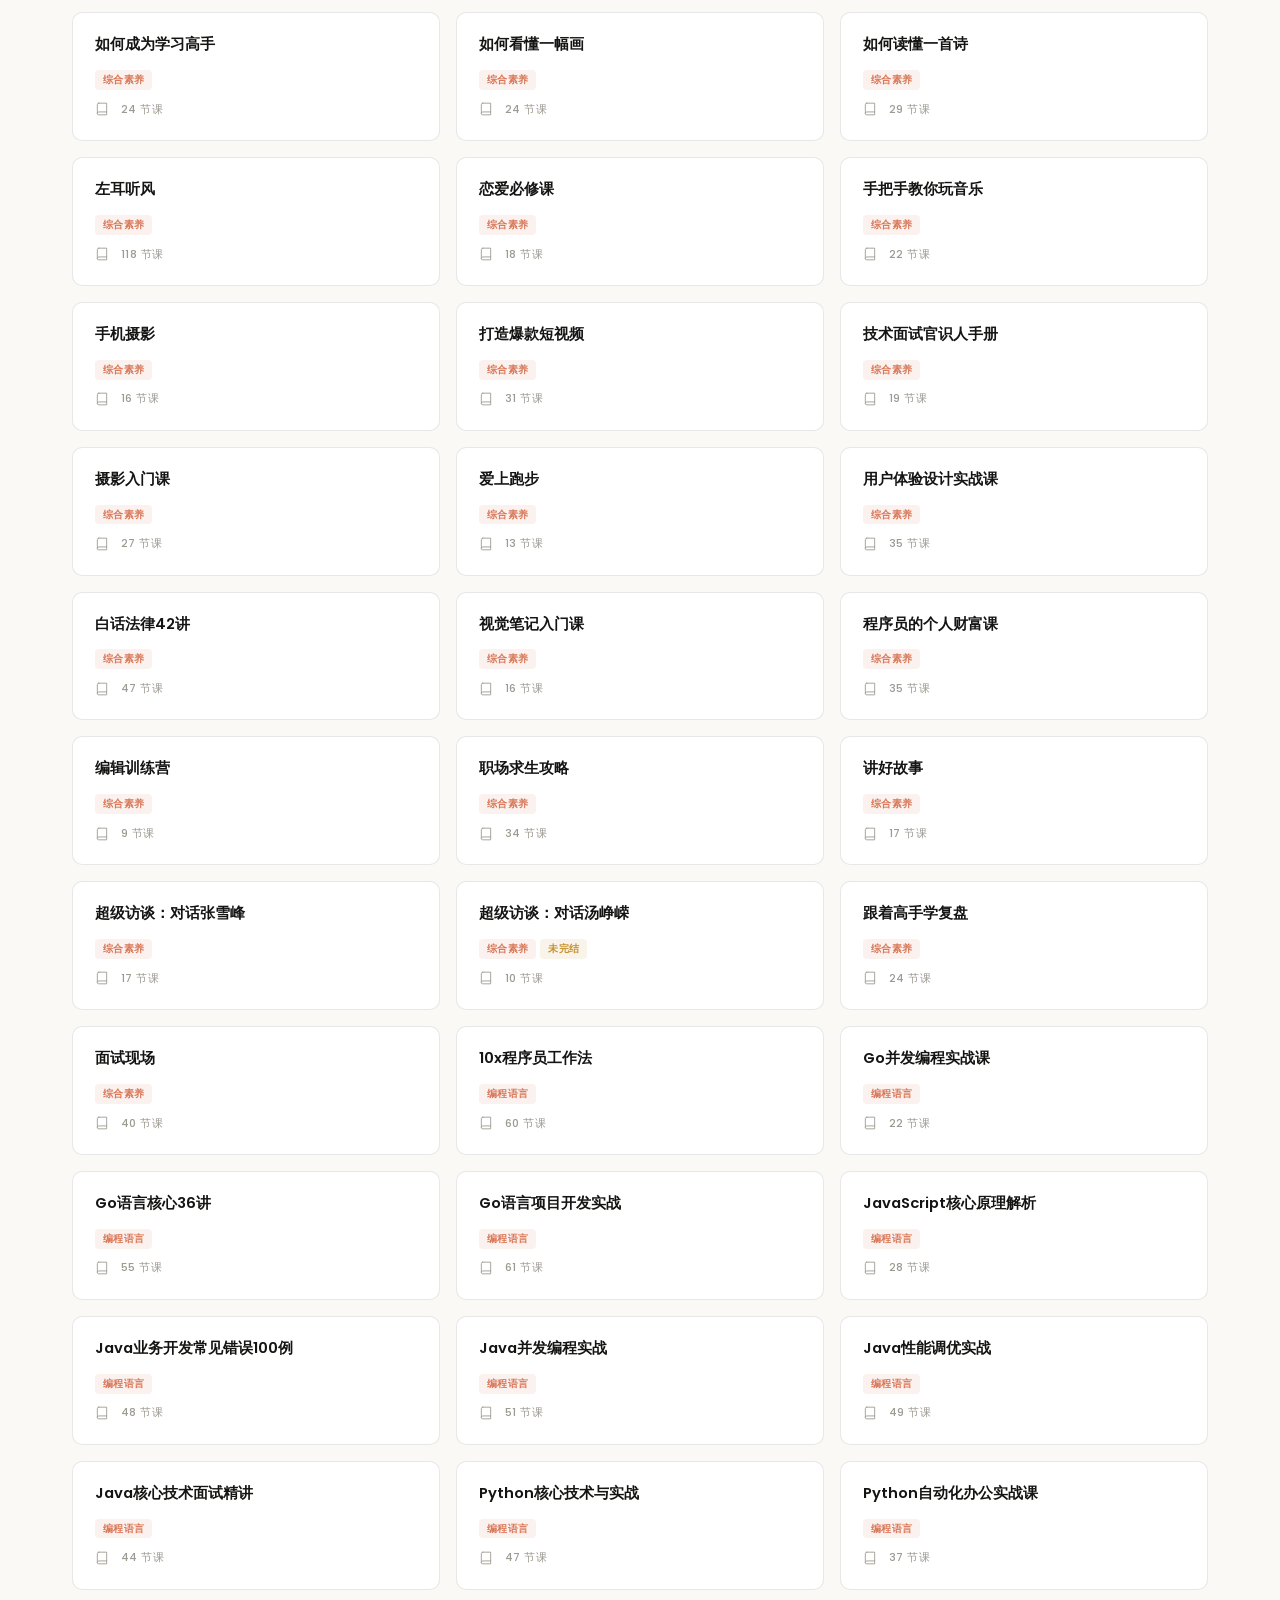
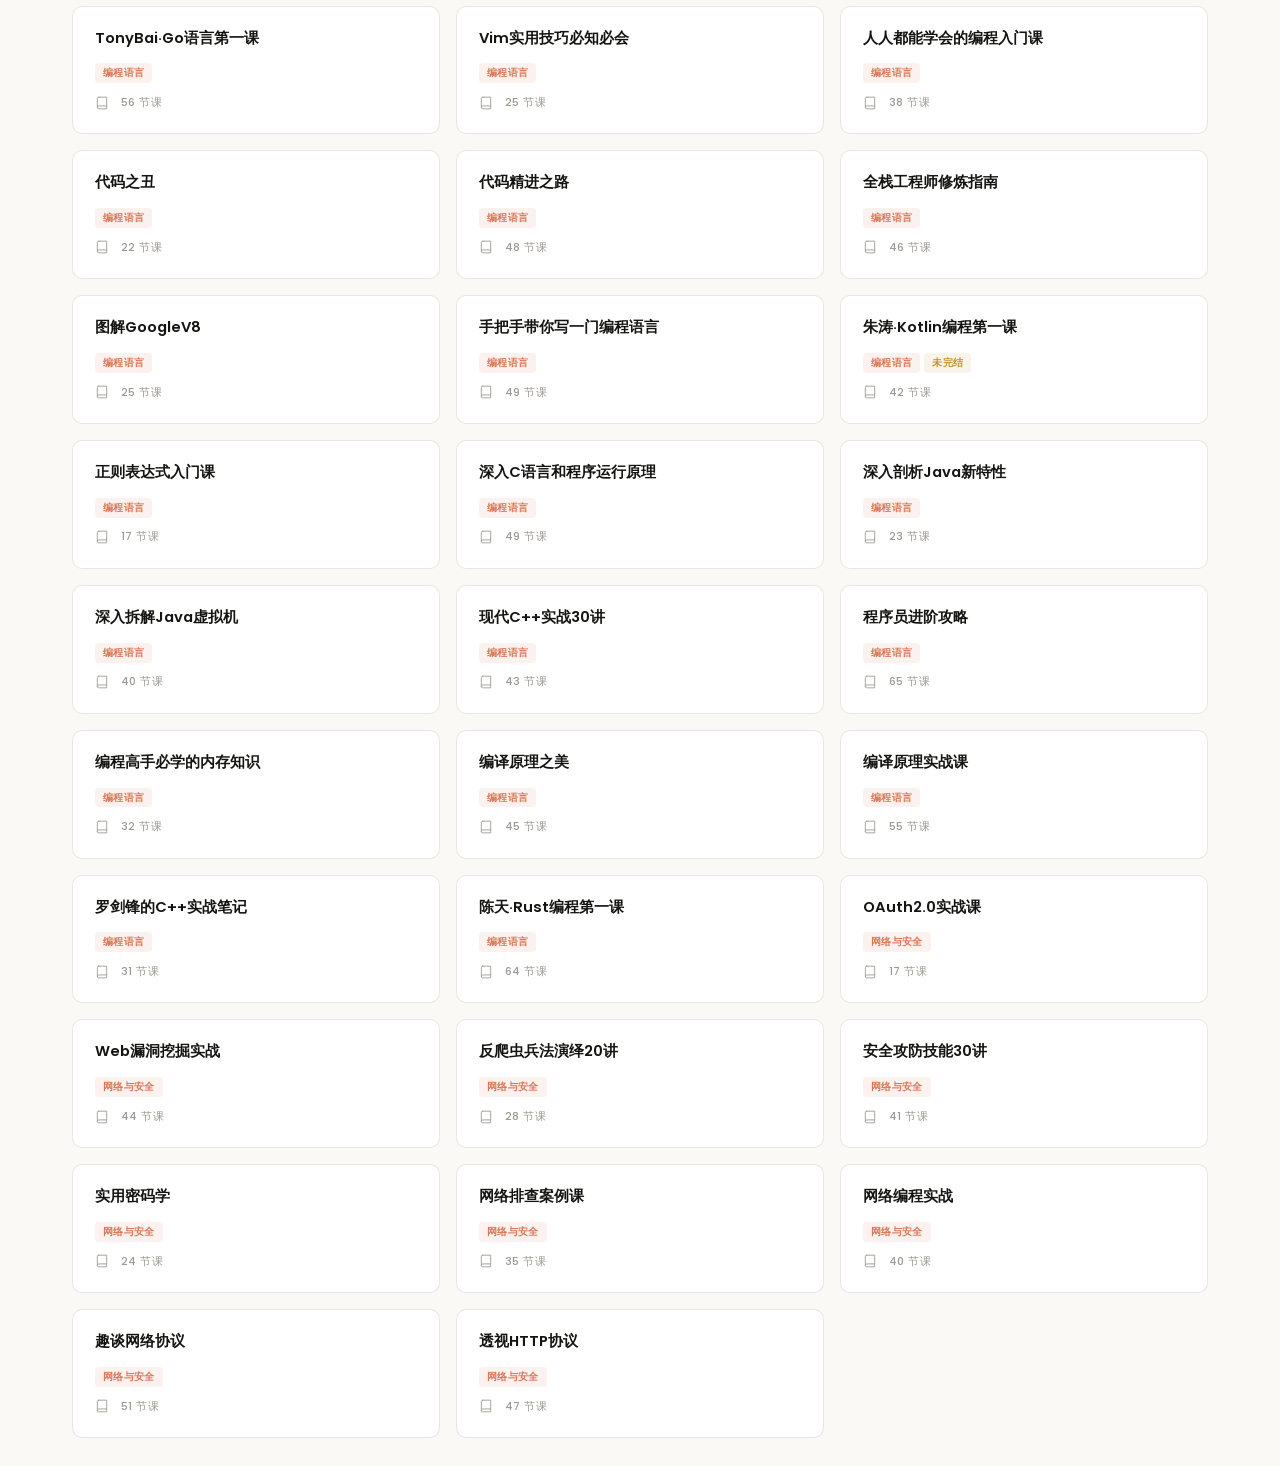
<file: reader.html>
<!DOCTYPE html>
<html lang="zh-CN">
<head>
  <meta charset="UTF-8">
  <meta name="viewport" content="width=device-width, initial-scale=1.0">
  <title>阅读 - Geek_log</title>
  <link rel="stylesheet" href="css/style.css">
</head>
<body>
  <header class="header">
    <div class="header-inner">
      <div class="logo"><a href="index.html">Geek<span>_log</span></a></div>
      <div class="header-actions">
        <button class="theme-toggle" aria-label="切换主题"></button>
      </div>
    </div>
  </header>

  <div class="breadcrumb"></div>

  <div class="reader-layout">
    <aside class="reader-sidebar">
      <div class="loading">加载中...</div>
    </aside>
    <article class="reader-content">
      <div class="loading">加载中...</div>
    </article>
  </div>

  <script src="js/app.js"></script>
  <script>ReaderPage.init();</script>
</body>
</html>
</file>
<file: css/style.css>
/* ==========================================
   Geek_log - 课程浏览系统样式
   设计参照：Warm Minimal / Anthropic 风格
   ========================================== */

/* ---- Google Fonts ---- */
@import url('https://fonts.googleapis.com/css2?family=Poppins:wght@400;500;600;700&family=Lora:wght@400;500;600;700&family=Noto+Serif+SC:wght@400;600;700&display=swap');

/* ---- CSS Variables: Light Mode ---- */
:root {
  /* Surface hierarchy */
  --surface-0: #faf9f5;
  --surface-1: #ffffff;
  --surface-2: #f2f1ec;
  --surface-3: #eae8e1;
  --surface-4: #dddbd3;

  /* Brand */
  --brand-dark: #141413;
  --brand-orange: #d97757;
  --brand-orange-hover: #e08a6e;
  --brand-blue: #6a9bcc;
  --brand-green: #788c5d;

  /* Text hierarchy */
  --text-primary: #141413;
  --text-secondary: #5c5b56;
  --text-tertiary: #9c9a91;

  /* Borders (semi-transparent) */
  --border-color: rgba(20,20,19,.1);
  --border-subtle: rgba(20,20,19,.05);

  /* Semantic */
  --risk-warn: #c4912e;
  --risk-danger: #c05a3c;

  /* Hover / Active */
  --hover-overlay: rgba(20,20,19,.04);
  --active-orange-bg: rgba(217,119,87,.08);

  /* Shadows (very light) */
  --shadow-sm: 0 1px 3px rgba(0,0,0,.06);
  --shadow-md: 0 4px 12px rgba(0,0,0,.07);
  --shadow-lg: 0 12px 32px rgba(0,0,0,.08);

  /* Layout */
  --radius-sm: 6px;
  --radius: 10px;
  --radius-lg: 14px;
  --header-h: 60px;
  --sidebar-w: 260px;

  /* Fonts */
  --font-heading: 'Poppins', Arial, 'PingFang SC', sans-serif;
  --font-body: 'Lora', Georgia, 'Noto Serif SC', serif;
  --font-mono: 'SF Mono', 'Fira Code', 'Fira Mono', Menlo, Consolas, monospace;
}

/* ---- CSS Variables: Dark Mode ---- */
[data-theme="dark"] {
  --surface-0: #141413;
  --surface-1: #1a1a19;
  --surface-2: #222221;
  --surface-3: #2c2c2a;
  --surface-4: #383835;

  --text-primary: #faf9f5;
  --text-secondary: #b0aea5;
  --text-tertiary: #6e6d66;

  --border-color: rgba(250,249,245,.08);
  --border-subtle: rgba(250,249,245,.04);

  --hover-overlay: rgba(250,249,245,.04);
  --active-orange-bg: rgba(217,119,87,.12);

  --brand-orange-hover: #e8a08a;
  --risk-warn: #d9a757;
  --risk-danger: #d97757;

  --shadow-sm: 0 1px 2px rgba(0,0,0,.35);
  --shadow-md: 0 4px 12px rgba(0,0,0,.40);
  --shadow-lg: 0 12px 32px rgba(0,0,0,.45);
}

/* ---- Reset ---- */
*, *::before, *::after {
  margin: 0;
  padding: 0;
  box-sizing: border-box;
}

/* ---- Base ---- */
body {
  font-family: var(--font-body);
  background: var(--surface-0);
  color: var(--text-primary);
  line-height: 1.6;
  min-height: 100vh;
  transition: background .25s, color .25s;
}

::selection {
  background: rgba(217,119,87,.25);
  color: var(--text-primary);
}

a {
  color: var(--brand-orange);
  text-decoration: none;
  transition: color .15s;
}

a:hover {
  color: var(--brand-orange-hover);
}

h1, h2, h3, h4, h5, h6 {
  font-family: var(--font-heading);
  line-height: 1.25;
}

/* ---- Header (Frosted Glass) ---- */
.header {
  height: var(--header-h);
  background: rgba(250,249,245,.88);
  backdrop-filter: blur(10px);
  -webkit-backdrop-filter: blur(10px);
  border-bottom: 1px solid var(--border-color);
  position: sticky;
  top: 0;
  z-index: 100;
  display: flex;
  align-items: center;
  padding: 0 24px;
}

[data-theme="dark"] .header {
  background: rgba(20,20,19,.88);
}

.header-inner {
  max-width: 1200px;
  margin: 0 auto;
  width: 100%;
  display: flex;
  align-items: center;
  justify-content: space-between;
  gap: 16px;
}

.logo {
  font-family: var(--font-heading);
  font-size: 20px;
  font-weight: 700;
  color: var(--text-primary);
  white-space: nowrap;
}

.logo a {
  color: inherit;
  text-decoration: none;
}

.logo span {
  color: var(--brand-orange);
}

/* ---- Search Box ---- */
.search-box {
  flex: 1;
  max-width: 400px;
  position: relative;
}

.search-box .search-icon {
  position: absolute;
  left: 12px;
  top: 50%;
  transform: translateY(-50%);
  color: var(--text-tertiary);
  pointer-events: none;
}

.search-box input {
  width: 100%;
  padding: 8px 12px 8px 38px;
  border: 1px solid var(--border-color);
  border-radius: 20px;
  font-size: 0.88rem;
  font-family: var(--font-body);
  background: var(--surface-2);
  color: var(--text-primary);
  outline: none;
  transition: border-color .2s, box-shadow .2s;
}

.search-box input:focus {
  border-color: var(--brand-orange);
  box-shadow: 0 0 0 2px rgba(217,119,87,.12);
}

.search-box input::placeholder {
  color: var(--text-tertiary);
}

/* ---- Header Actions ---- */
.header-actions {
  display: flex;
  align-items: center;
  gap: 12px;
}

.theme-toggle {
  display: inline-flex;
  align-items: center;
  justify-content: center;
  width: 34px;
  height: 34px;
  background: none;
  border: 1px solid var(--border-color);
  border-radius: var(--radius-sm);
  cursor: pointer;
  color: var(--text-secondary);
  transition: background .15s, border-color .2s;
}

.theme-toggle:hover {
  background: var(--hover-overlay);
  border-color: var(--brand-orange);
}

.theme-toggle svg {
  display: block;
}

.stats {
  font-family: var(--font-heading);
  font-size: 0.68rem;
  font-weight: 500;
  letter-spacing: 0.04em;
  color: var(--text-tertiary);
  white-space: nowrap;
}

/* ---- Breadcrumb ---- */
.breadcrumb {
  max-width: 1200px;
  margin: 16px auto 0;
  padding: 0 24px;
  font-family: var(--font-heading);
  font-size: 0.78rem;
  color: var(--text-tertiary);
}

.breadcrumb a {
  color: var(--text-tertiary);
}

.breadcrumb a:hover {
  color: var(--brand-orange);
}

.breadcrumb .sep {
  margin: 0 6px;
  opacity: 0.5;
}

/* ---- Main Content ---- */
.main {
  max-width: 1200px;
  margin: 0 auto;
  padding: 28px 32px;
}

/* ---- fadeUp Animation ---- */
@keyframes fadeUp {
  from {
    opacity: 0;
    transform: translateY(12px);
  }
  to {
    opacity: 1;
    transform: translateY(0);
  }
}

.main > *:nth-child(1) { animation: fadeUp .4s ease both; animation-delay: 0s; }
.main > *:nth-child(2) { animation: fadeUp .4s ease both; animation-delay: .06s; }
.main > *:nth-child(3) { animation: fadeUp .4s ease both; animation-delay: .12s; }
.main > *:nth-child(4) { animation: fadeUp .4s ease both; animation-delay: .18s; }
.main > *:nth-child(5) { animation: fadeUp .4s ease both; animation-delay: .24s; }

/* ---- Category Tabs ---- */
.category-tabs {
  display: flex;
  flex-wrap: wrap;
  gap: 8px;
  margin-bottom: 24px;
}

.category-tab {
  padding: 5px 14px;
  border: 1px solid var(--border-color);
  border-radius: 20px;
  font-family: var(--font-heading);
  font-size: 0.78rem;
  font-weight: 500;
  cursor: pointer;
  background: var(--surface-1);
  color: var(--text-secondary);
  transition: background .15s, border-color .2s, color .15s;
  white-space: nowrap;
  user-select: none;
}

.category-tab:hover {
  border-color: rgba(217,119,87,.3);
  color: var(--brand-orange);
}

.category-tab.active {
  background: var(--brand-orange);
  color: var(--brand-dark);
  border-color: var(--brand-orange);
  font-weight: 600;
}

.category-tab .count {
  font-size: 0.68rem;
  opacity: 0.6;
  margin-left: 4px;
}

/* ---- Course Grid ---- */
.course-grid {
  display: grid;
  grid-template-columns: repeat(auto-fill, minmax(280px, 1fr));
  gap: 16px;
}

/* ---- Course Card ---- */
.course-card {
  background: var(--surface-1);
  border: 1px solid var(--border-color);
  border-radius: var(--radius);
  padding: 22px;
  cursor: pointer;
  transition: border-color .2s;
  display: flex;
  flex-direction: column;
}

.course-card:hover {
  border-color: rgba(217,119,87,.2);
}

.course-card-title {
  font-family: var(--font-heading);
  font-size: 0.92rem;
  font-weight: 600;
  margin-bottom: 10px;
  color: var(--text-primary);
  line-height: 1.35;
  word-break: break-all;
}

.course-card-meta {
  font-family: var(--font-heading);
  font-size: 0.68rem;
  font-weight: 500;
  color: var(--text-tertiary);
  display: flex;
  align-items: center;
  gap: 12px;
  margin-top: auto;
  letter-spacing: 0.04em;
}

/* ---- Badges ---- */
.badge {
  display: inline-flex;
  align-items: center;
  padding: 2px 8px;
  border-radius: 4px;
  font-family: var(--font-heading);
  font-size: 0.62rem;
  font-weight: 600;
  letter-spacing: 0.03em;
}

.badge-category {
  background: rgba(217,119,87,.1);
  color: var(--brand-orange);
}

.badge-unfinished {
  background: rgba(196,145,46,.1);
  color: var(--risk-warn);
}

.badge-complete {
  background: rgba(120,140,93,.1);
  color: var(--brand-green);
}

/* ---- Course Detail Page ---- */
.course-header {
  background: var(--surface-1);
  border: 1px solid var(--border-color);
  border-radius: var(--radius);
  padding: 24px;
  margin-bottom: 24px;
}

.course-title {
  font-family: var(--font-heading);
  font-size: 1.45rem;
  font-weight: 700;
  margin-bottom: 10px;
  color: var(--text-primary);
}

.course-info {
  font-family: var(--font-heading);
  font-size: 0.84rem;
  color: var(--text-secondary);
  display: flex;
  gap: 12px;
  align-items: center;
  flex-wrap: wrap;
}

.lesson-list {
  list-style: none;
}

.lesson-item {
  background: var(--surface-1);
  border: 1px solid var(--border-color);
  border-radius: var(--radius-sm);
  margin-bottom: 6px;
  transition: border-color .2s, background .15s;
}

.lesson-item:hover {
  border-color: rgba(217,119,87,.2);
  background: var(--hover-overlay);
}

.lesson-link {
  display: flex;
  align-items: center;
  padding: 11px 14px;
  color: var(--text-primary);
  text-decoration: none;
  gap: 12px;
  transition: color .15s;
}

.lesson-link:hover {
  color: var(--brand-orange);
}

.lesson-num {
  font-family: var(--font-mono);
  font-size: 0.78rem;
  color: var(--text-tertiary);
  min-width: 32px;
}

.lesson-title {
  font-family: var(--font-body);
  font-size: 0.88rem;
  flex: 1;
  color: var(--text-secondary);
}

.lesson-link:hover .lesson-title {
  color: var(--brand-orange);
}

/* ---- Reader Layout ---- */
.reader-layout {
  display: flex;
  gap: 24px;
  max-width: 1200px;
  margin: 0 auto;
  padding: 24px;
}

/* ---- Reader Sidebar ---- */
.reader-sidebar {
  width: var(--sidebar-w);
  flex-shrink: 0;
  position: sticky;
  top: calc(var(--header-h) + 16px);
  max-height: calc(100vh - var(--header-h) - 32px);
  overflow-y: auto;
  background: var(--surface-1);
  border: 1px solid var(--border-color);
  border-radius: var(--radius);
  padding: 12px;
}

.reader-sidebar .sidebar-title {
  font-family: var(--font-heading);
  font-size: 0.84rem;
  font-weight: 600;
  padding: 8px;
  border-bottom: 1px solid var(--border-color);
  margin-bottom: 8px;
  color: var(--text-primary);
}

.reader-sidebar .sidebar-title a {
  color: inherit;
  text-decoration: none;
}

.reader-sidebar .sidebar-title a:hover {
  color: var(--brand-orange);
}

.reader-sidebar .sidebar-item {
  display: block;
  padding: 7px 10px;
  font-family: var(--font-heading);
  font-size: 0.76rem;
  color: var(--text-secondary);
  border-radius: var(--radius-sm);
  text-decoration: none;
  line-height: 1.4;
  transition: background .15s, color .15s;
  border-left: 3px solid transparent;
}

.reader-sidebar .sidebar-item:hover {
  background: var(--hover-overlay);
  color: var(--brand-orange);
}

.reader-sidebar .sidebar-item.active {
  background: var(--active-orange-bg);
  color: var(--brand-orange);
  font-weight: 600;
  border-left-color: var(--brand-orange);
}

/* ---- Reader Content ---- */
.reader-content {
  flex: 1;
  min-width: 0;
  background: var(--surface-1);
  border: 1px solid var(--border-color);
  border-radius: var(--radius);
  padding: 32px;
  animation: fadeUp .4s ease both;
}

.article-title {
  font-family: var(--font-heading);
  font-size: 1.35rem;
  font-weight: 700;
  margin-bottom: 24px;
  padding-bottom: 16px;
  border-bottom: 2px solid var(--brand-orange);
  line-height: 1.35;
  color: var(--text-primary);
}

.reader-content .article-body p {
  margin-bottom: 16px;
  line-height: 1.8;
  font-size: 0.94rem;
  color: var(--text-secondary);
}

.reader-content .article-body h1,
.reader-content .article-body h2,
.reader-content .article-body h3 {
  margin: 28px 0 12px;
  color: var(--text-primary);
}

.reader-content .article-body h2 {
  font-size: 1.15rem;
  font-weight: 600;
  letter-spacing: -0.01em;
}

.reader-content .article-body h3 {
  font-size: 1rem;
  font-weight: 600;
}

.reader-content .article-body img {
  max-width: 100%;
  height: auto;
  border-radius: var(--radius-sm);
  margin: 16px 0;
}

.reader-content .article-body code {
  background: var(--surface-2);
  padding: 2px 6px;
  border-radius: 3px;
  font-family: var(--font-mono);
  font-size: 0.82rem;
  color: var(--brand-orange);
}

.reader-content .article-body pre {
  background: #1e1e1e;
  color: #d4d4d4;
  padding: 18px;
  border-radius: var(--radius);
  overflow-x: auto;
  margin: 18px 0;
  font-family: var(--font-mono);
  font-size: 0.82rem;
  line-height: 1.6;
}

[data-theme="dark"] .reader-content .article-body pre {
  background: #0d0d0d;
}

.reader-content .article-body pre code {
  background: none;
  padding: 0;
  color: inherit;
}

.reader-content .article-body ul,
.reader-content .article-body ol {
  margin-bottom: 16px;
  padding-left: 24px;
}

.reader-content .article-body li {
  margin-bottom: 8px;
  line-height: 1.7;
  font-size: 0.94rem;
  color: var(--text-secondary);
}

.reader-content .article-body blockquote {
  border-left: 3px solid var(--brand-orange);
  padding: 10px 18px;
  margin: 18px 0;
  background: var(--active-orange-bg);
  border-radius: 0 var(--radius-sm) var(--radius-sm) 0;
  color: var(--text-secondary);
}

.reader-content .article-body table {
  width: 100%;
  border-collapse: collapse;
  margin: 18px 0;
  border: 1px solid var(--border-color);
  border-radius: var(--radius);
  overflow: hidden;
}

.reader-content .article-body th,
.reader-content .article-body td {
  border-bottom: 1px solid var(--border-subtle);
  padding: 11px 14px;
  text-align: left;
  font-size: 0.88rem;
}

.reader-content .article-body th {
  background: var(--surface-2);
  font-family: var(--font-heading);
  font-size: 0.68rem;
  font-weight: 600;
  letter-spacing: 0.1em;
  color: var(--text-tertiary);
  text-transform: uppercase;
}

.reader-content .article-body td {
  color: var(--text-secondary);
}

/* ---- Reader Nav ---- */
.reader-nav {
  display: flex;
  justify-content: space-between;
  margin-top: 32px;
  padding-top: 16px;
  border-top: 1px solid var(--border-color);
}

.reader-nav a {
  font-family: var(--font-heading);
  padding: 9px 18px;
  border: 1px solid var(--border-color);
  border-radius: var(--radius-sm);
  font-size: 0.84rem;
  font-weight: 600;
  color: var(--text-secondary);
  transition: background .15s, border-color .2s, color .15s;
}

.reader-nav a:hover {
  background: var(--active-orange-bg);
  border-color: rgba(217,119,87,.2);
  color: var(--brand-orange);
  text-decoration: none;
}

/* ---- Empty / Loading States ---- */
.empty-state {
  text-align: center;
  padding: 60px 20px;
  color: var(--text-tertiary);
}

.empty-state p {
  font-family: var(--font-heading);
  font-size: 0.92rem;
}

.loading {
  text-align: center;
  padding: 40px;
  color: var(--text-tertiary);
  font-family: var(--font-heading);
  font-size: 0.84rem;
}

/* ---- Special Content Classes ---- */
.orange {
  color: var(--brand-orange);
  font-weight: 600;
}

/* ---- Scrollbar ---- */
::-webkit-scrollbar {
  width: 5px;
  height: 5px;
}

::-webkit-scrollbar-track {
  background: transparent;
}

::-webkit-scrollbar-thumb {
  background: var(--surface-4);
  border-radius: 3px;
}

::-webkit-scrollbar-thumb:hover {
  background: var(--text-tertiary);
}

/* ---- Responsive: Tablet ---- */
@media (max-width: 1024px) {
  .course-grid {
    grid-template-columns: repeat(auto-fill, minmax(240px, 1fr));
  }
}

/* ---- Responsive: Mobile ---- */
@media (max-width: 768px) {
  .header {
    padding: 0 14px;
  }

  .header-inner {
    flex-wrap: wrap;
  }

  .search-box {
    order: 3;
    max-width: 100%;
    flex-basis: 100%;
    margin-top: 8px;
  }

  .main {
    padding: 16px 12px;
  }

  .course-grid {
    grid-template-columns: 1fr;
  }

  .reader-layout {
    flex-direction: column;
    padding: 12px;
  }

  .reader-sidebar {
    width: 100%;
    position: static;
    max-height: 280px;
  }

  .reader-content {
    padding: 18px;
  }

  .category-tabs {
    overflow-x: auto;
    flex-wrap: nowrap;
    -webkit-overflow-scrolling: touch;
    padding-bottom: 8px;
  }

  .course-card {
    padding: 16px;
  }

  .article-title {
    font-size: 1.15rem;
  }

  .breadcrumb {
    padding: 0 12px;
  }
}

@media (max-width: 480px) {
  .stats {
    display: none;
  }

  .course-grid {
    gap: 10px;
  }
}
</file>
